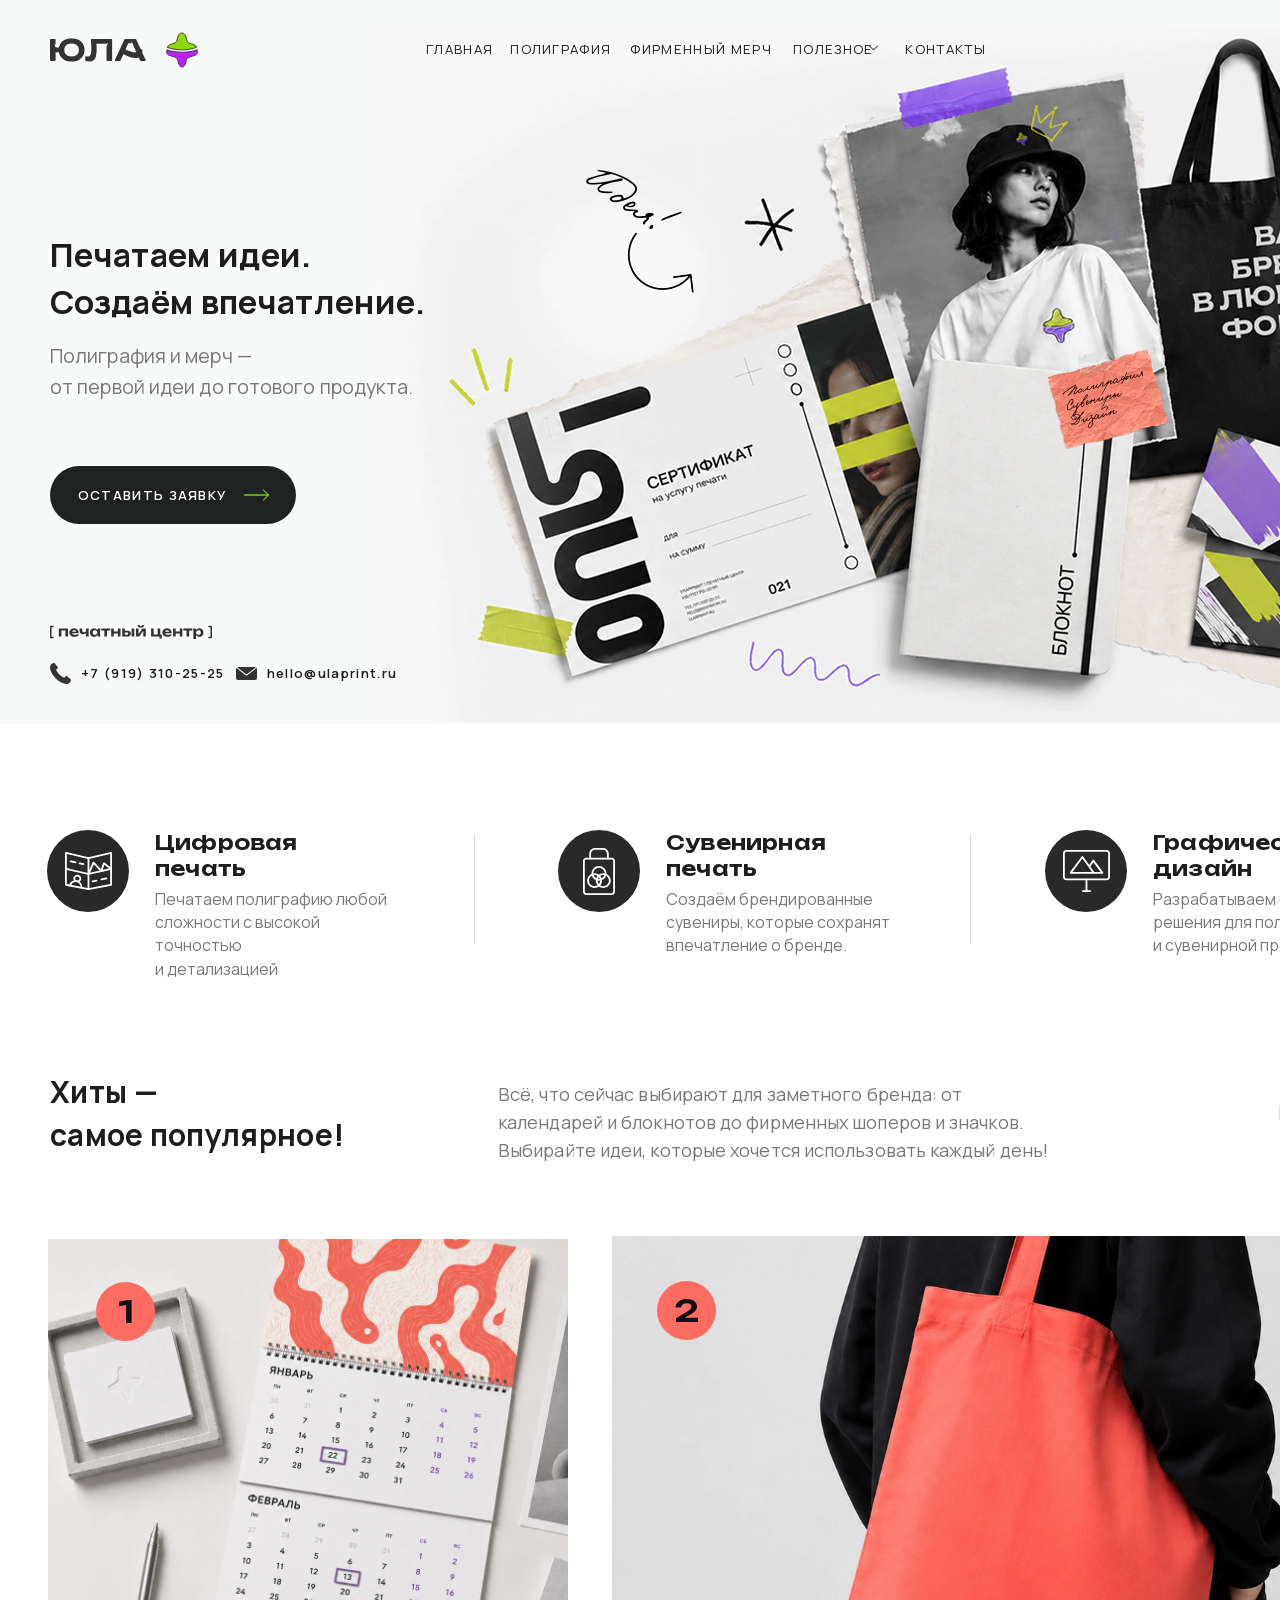
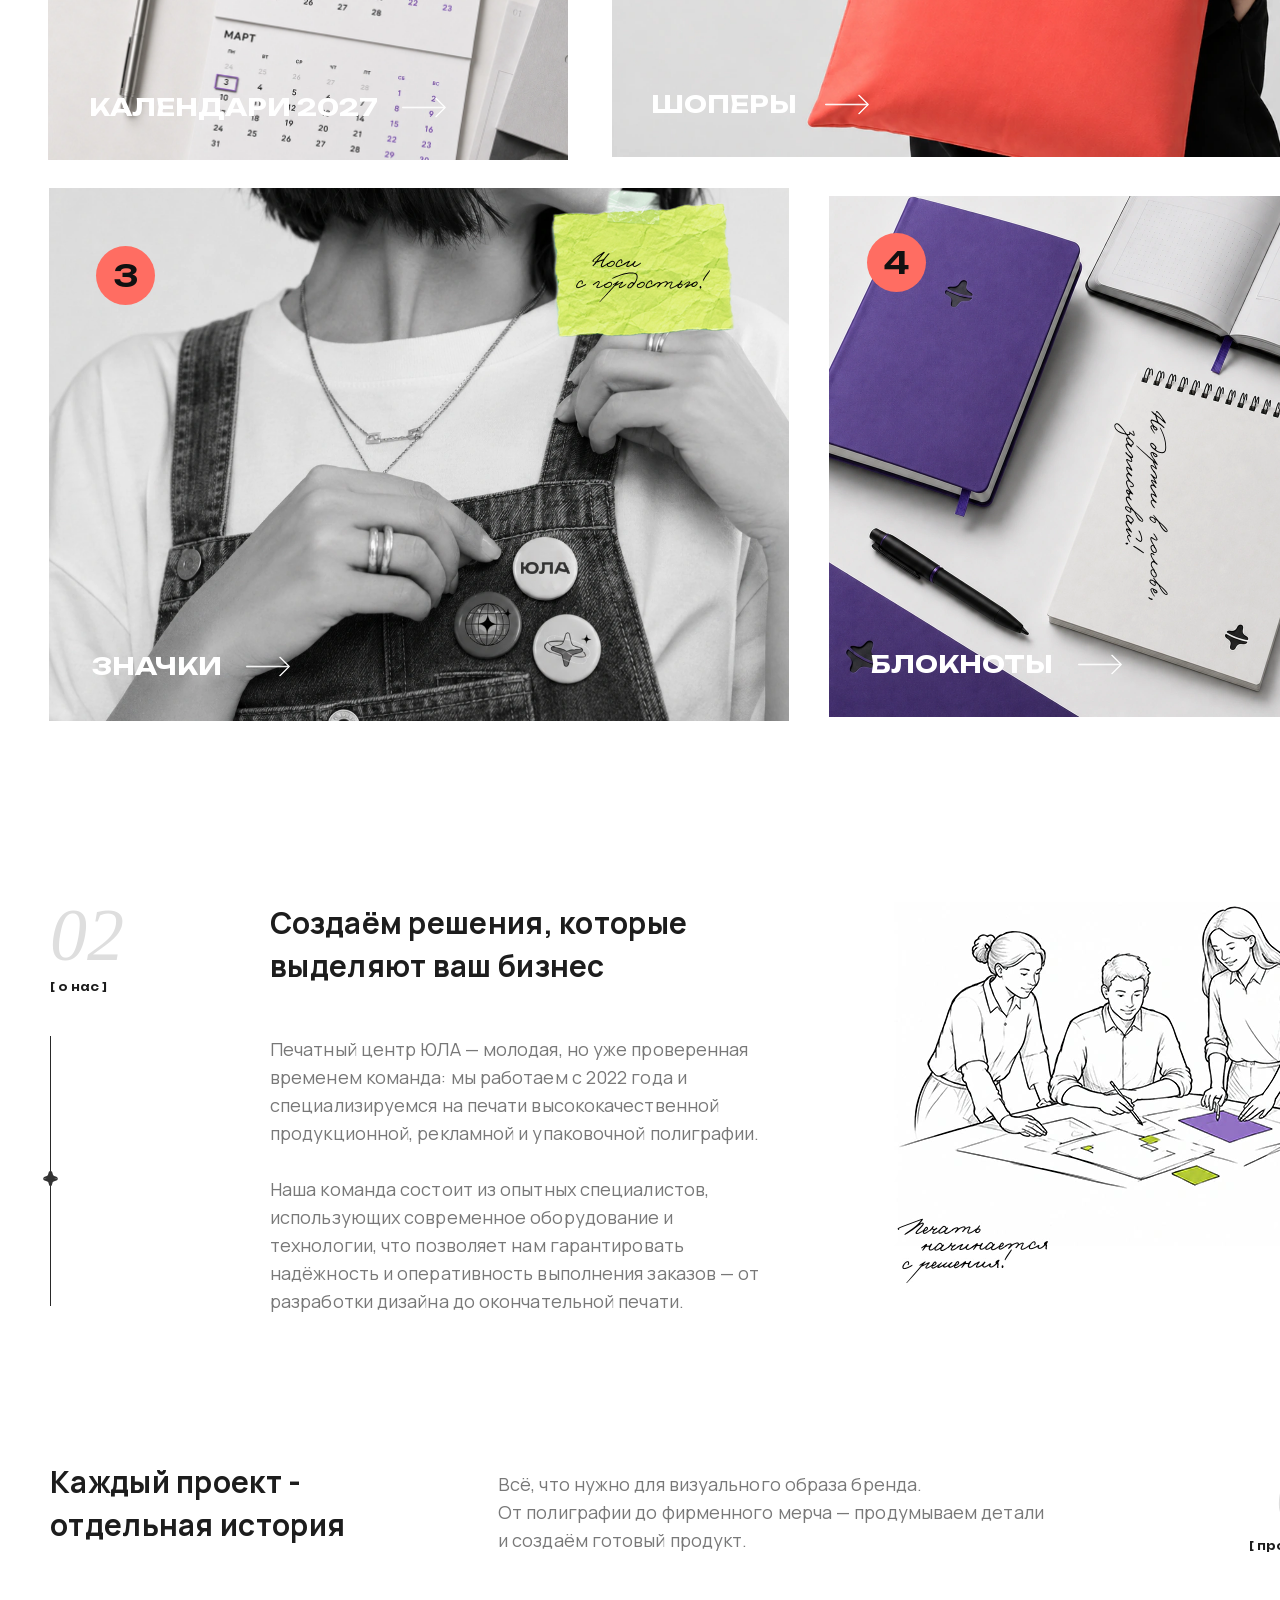
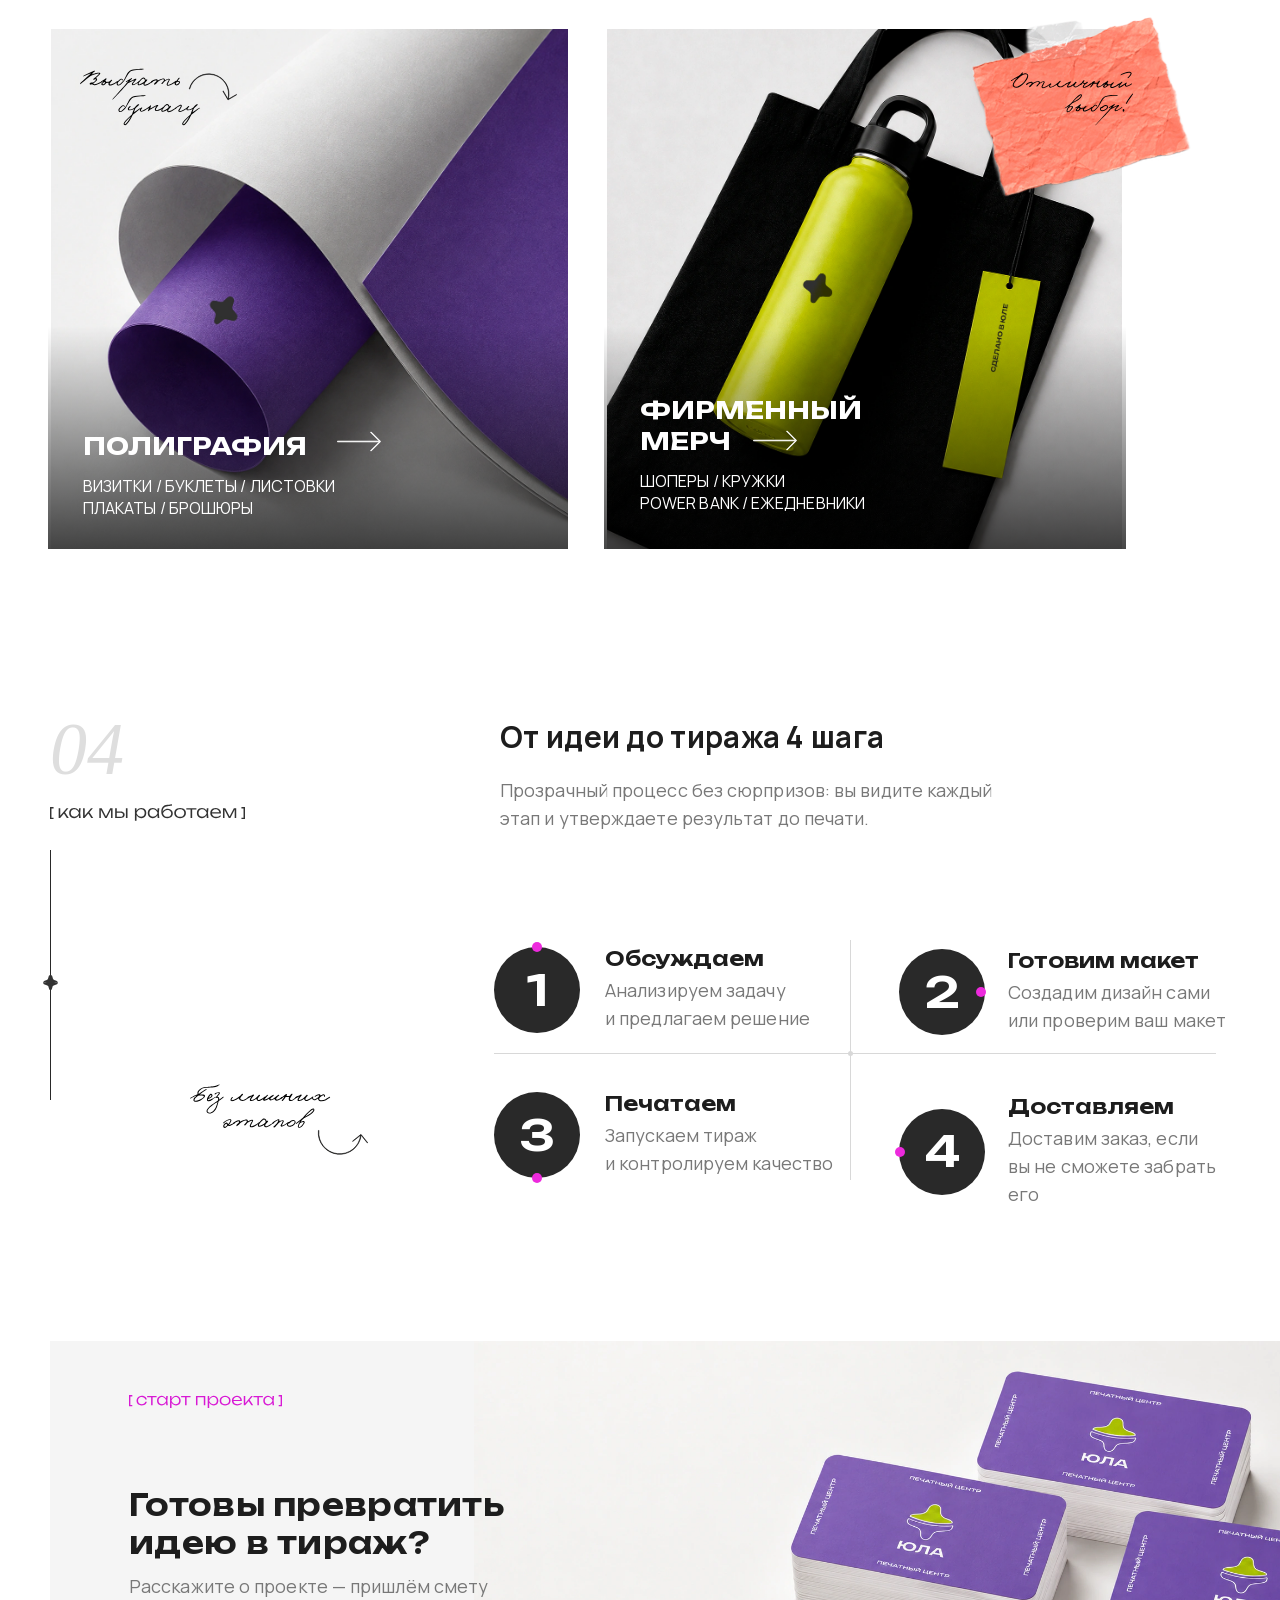
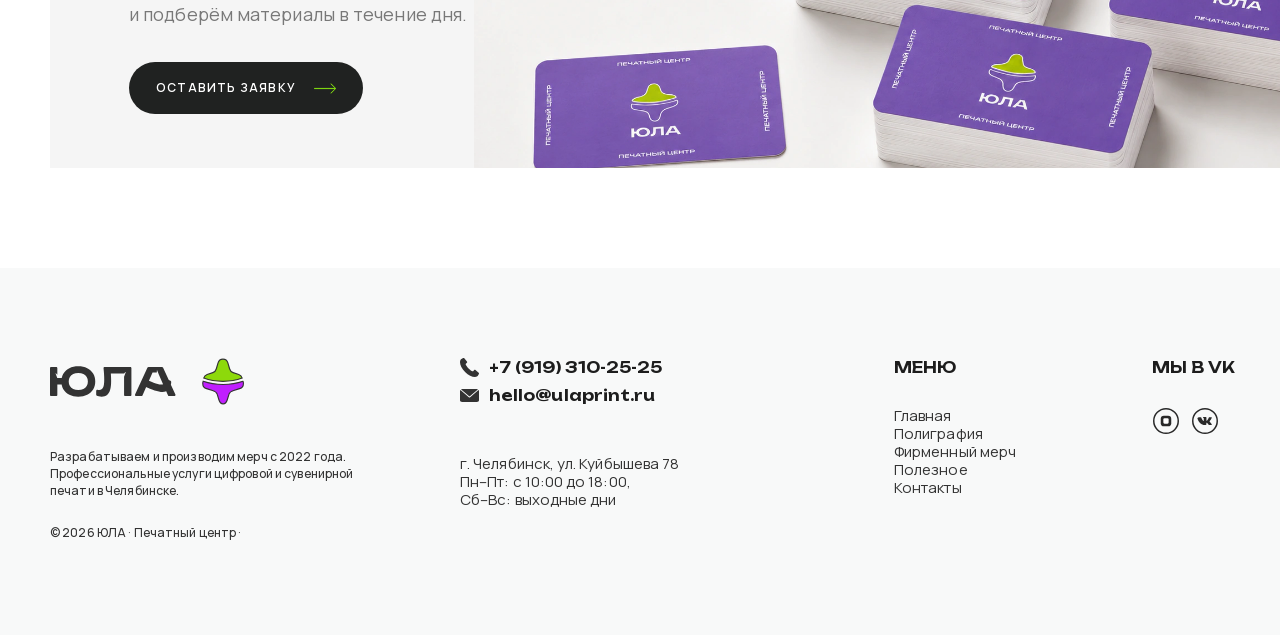
<file: index.html>
<!doctype html>
<html lang="ru">
<head>
  <meta charset="utf-8">
  <meta name="viewport" content="width=device-width, initial-scale=1">
  <meta name="description" content="Печатный центр ЮЛА — полиграфия, фирменный мерч и графический дизайн в Челябинске.">
  <meta name="theme-color" content="#f7f8f8">
  <meta property="og:type" content="website">
  <meta property="og:locale" content="ru_RU">
  <meta property="og:title" content="ЮЛА — печатный центр">
  <meta property="og:description" content="Полиграфия, фирменный мерч и графический дизайн в Челябинске.">
  <meta property="og:url" content="https://ulaprint.ru/">
  <meta property="og:image" content="https://ulaprint.ru/assets/images/hero-desktop.webp">
  <title>ЮЛА — печатный центр</title>
  <link rel="canonical" href="https://ulaprint.ru/">
  <link rel="icon" href="assets/images/logo.svg" type="image/svg+xml">
  <link rel="stylesheet" href="assets/css/style.css?v=20260903u">
</head>
<body class="home-page">
  <header class="site-header" id="top">
    <div class="container site-header__inner">
      <a class="site-header__logo" href="index.html" aria-label="ЮЛА — на главную">
        <img src="assets/images/logo.svg" alt="ЮЛА">
      </a>

      <nav class="site-nav" id="site-nav" aria-label="Основная навигация">
        <a href="index.html" aria-current="page">Главная</a>
        <a href="polygraphy.html">Полиграфия</a>
        <a href="merch.html">Фирменный мерч</a>
        <a class="site-nav__useful" href="useful.html">Полезное<img class="site-nav__chevron" src="assets/images/nav-chevron.png" alt=""></a>
        <a href="contacts.html">Контакты</a>
      </nav>

      <div class="site-header__social social-links" aria-label="ЮЛА в социальных сетях">
        <a href="https://max.ru/" target="_blank" rel="noreferrer" aria-label="ЮЛА в MAX">
          <img src="assets/images/social-max.svg" alt="">
        </a>
        <a href="https://vk.com/" target="_blank" rel="noreferrer" aria-label="ЮЛА во ВКонтакте">
          <img src="assets/images/social-vk.svg" alt="">
        </a>
      </div>

      <button class="menu-toggle" type="button" aria-expanded="false" aria-controls="site-nav" aria-label="Открыть меню">
        <img src="assets/images/menu.png" alt="">
      </button>
    </div>
  </header>

  <main>
    <section class="hero" aria-labelledby="hero-title">
      <picture class="hero__art">
        <source media="(max-width: 759px)" srcset="assets/images/hero-tablet.webp">
        <img src="assets/images/hero-desktop.webp" alt="Примеры фирменного мерча и полиграфии ЮЛА" decoding="async" fetchpriority="high">
      </picture>
      <div class="container hero__inner">
        <div class="hero__content">
          <h1 id="hero-title">Печатаем идеи.<br>Создаём впечатление.</h1>
          <p>Полиграфия и мерч —<br>от первой идеи до готового продукта.</p>
          <button class="button" type="button" data-open-dialog>
            <span>Оставить заявку</span>
            <img src="assets/images/arrow.svg" alt="">
          </button>
        </div>

        <div class="hero__contacts" aria-label="Контакты печатного центра">
          <span class="hero__eyebrow"><img src="assets/images/hero-label.svg" alt="Печатный центр"></span>
          <div class="hero__contact-row">
            <a href="tel:+79193102525">
              <img src="assets/images/phone.svg" alt="">
              <span>+7 (919) 310-25-25</span>
            </a>
            <a href="mailto:hello@ulaprint.ru">
              <img src="assets/images/email.svg" alt="">
              <span>hello@ulaprint.ru</span>
            </a>
          </div>
        </div>
      </div>
    </section>

    <section class="services" aria-label="Основные услуги">
      <div class="container services__grid">
        <article class="service-card">
          <div class="service-card__icon">
            <img src="assets/images/service-digital.svg" alt="">
          </div>
          <div>
            <h2>Цифровая<br> печать</h2>
            <p>
              <span class="not-mobile">Печатаем полиграфию любой<br>сложности с высокой точностью<br>и детализацией</span>
              <span class="mobile-only">Печатаем полиграфию<br><span class="service-card__nowrap">любой сложности с высокой</span><br>точностью и детализацией</span>
            </p>
          </div>
        </article>

        <article class="service-card">
          <div class="service-card__icon">
            <img src="assets/images/service-merch.svg" alt="">
          </div>
          <div>
            <h2>Сувенирная<br> печать</h2>
            <p>
              <span class="not-mobile">Создаём брендированные<br>сувениры, которые сохранят<br>впечатление о бренде.</span>
              <span class="mobile-only">Создаём брендированные<br>сувениры, которые сохранят<br>впечатление о бренде.</span>
            </p>
          </div>
        </article>

        <article class="service-card">
          <div class="service-card__icon">
            <img src="assets/images/service-design.svg" alt="">
          </div>
          <div>
            <h2>Графический<br> дизайн</h2>
            <p>
              <span class="not-mobile">Разрабатываем с нуля<br>решения для полиграфии<br>и сувенирной продукции</span>
              <span class="mobile-only">Разрабатываем с нуля<br>решения для полиграфии<br>и сувенирной продукции</span>
            </p>
          </div>
        </article>
      </div>
    </section>

    <section class="hits section" id="hits" aria-labelledby="hits-title">
      <div class="container">
        <div class="section-heading section-heading--wide">
          <h2 id="hits-title">Хиты —<br>самое популярное!</h2>
          <p>
            <span class="not-mobile">Всё, что сейчас выбирают для заметного бренда: от календарей и блокнотов до фирменных шоперов и значков.<br>Выбирайте идеи, которые хочется использовать каждый день!</span>
            <span class="mobile-only">Всё, что сейчас выбирают для заметного<br>бренда: от календарей и блокнотов<br>до фирменных шоперов и значков.<br>Выбирайте идеи, которые хочется<br>использовать каждый день!</span>
          </p>
          <div class="section-index" aria-hidden="true">
            <span>01</span>
            <small>[ хиты ]</small>
          </div>
        </div>

        <div class="hits__grid">
          <a class="hit-card hit-card--calendar" href="contacts.html" aria-label="Календари 2027">
            <img class="hit-card__photo" src="assets/images/hit-calendar.webp" alt="Настенный календарь на 2027 год" loading="lazy" decoding="async">
            <span class="hit-card__shade" aria-hidden="true"></span>
            <span class="hit-card__number" aria-hidden="true">1</span>
            <span class="hit-card__content">
              <strong>Календари 2027</strong>
              <img src="assets/images/arrow.svg" alt="">
            </span>
          </a>

          <a class="hit-card hit-card--shopper" href="contacts.html" aria-label="Шоперы">
            <img class="hit-card__photo" src="assets/images/hit-shopper.webp" alt="Коралловый фирменный шопер" loading="lazy" decoding="async">
            <span class="hit-card__shade" aria-hidden="true"></span>
            <span class="hit-card__number" aria-hidden="true">2</span>
            <span class="hit-card__content">
              <strong>Шоперы</strong>
              <img src="assets/images/arrow.svg" alt="">
            </span>
          </a>

          <a class="hit-card hit-card--badges" href="contacts.html" aria-label="Фирменные значки">
            <img class="hit-card__photo" src="assets/images/hit-badges.webp" alt="Фирменные значки на одежде" loading="lazy" decoding="async">
            <span class="hit-card__shade" aria-hidden="true"></span>
            <span class="hit-card__number" aria-hidden="true">3</span>
            <span class="hit-card__sticker hit-card__sticker--pride" aria-hidden="true">
              <img src="assets/images/note-pride.svg" alt="">
            </span>
            <span class="hit-card__content">
              <strong>Значки</strong>
              <img src="assets/images/arrow.svg" alt="">
            </span>
          </a>

          <a class="hit-card hit-card--notebooks" href="contacts.html" aria-label="Блокноты">
            <img class="hit-card__photo" src="assets/images/hit-notebooks.webp" alt="Фирменные блокноты и ежедневники" loading="lazy" decoding="async">
            <span class="hit-card__shade" aria-hidden="true"></span>
            <span class="hit-card__number" aria-hidden="true">4</span>
            <span class="hit-card__sticker hit-card__sticker--write" aria-hidden="true">
              <img src="assets/images/note-write.svg" alt="">
            </span>
            <span class="hit-card__content">
              <strong>Блокноты</strong>
              <img src="assets/images/arrow.svg" alt="">
            </span>
          </a>
        </div>
      </div>
    </section>

    <section class="about section" id="about" aria-labelledby="about-title">
      <div class="container about__grid">
        <div class="section-index section-index--rail about__index" aria-hidden="true">
          <span>02</span>
          <small>[ о нас ]</small>
          <span class="section-index__line"><img src="assets/images/mark.svg" alt=""></span>
        </div>

        <h2 id="about-title">
          <span class="not-mobile">Создаём решения, которые выделяют ваш бизнес</span>
          <span class="mobile-only">Создаём<br>решения,<br>которые выделяют<br>ваш бизнес</span>
        </h2>

        <p class="about__copy about__copy--lead">
          <span class="not-mobile">Печатный центр ЮЛА — молодая, но уже проверенная временем команда: мы работаем с 2022 года и специализируемся на печати высококачественной продукционной, рекламной и упаковочной полиграфии.</span>
          <span class="mobile-only">Печатный центр ЮЛА — молодая,<br>но уже проверенная временем<br>команда: мы работаем с 2022 года<br>и специализируемся на печати<br>высококачественной продукционной,<br>рекламной и упаковочной полиграфии.</span>
        </p>

        <div class="about__visual">
          <picture>
            <source media="(max-width: 743px)" srcset="assets/images/about-visual-mobile.webp">
            <source media="(max-width: 1199px)" srcset="assets/images/about-visual-tablet.webp">
            <img src="assets/images/about-visual-desktop.webp" alt="Команда обсуждает макет печатной продукции" loading="lazy" decoding="async">
          </picture>
        </div>

        <p class="about__copy about__copy--tail">
          <span class="not-mobile">Наша команда состоит из опытных специалистов, использующих современное оборудование и технологии, что позволяет нам гарантировать надёжность и оперативность выполнения заказов — от разработки дизайна до окончательной печати.</span>
          <span class="mobile-only">Наша команда состоит из опытных<br>специалистов, использующих<br>современное оборудование<br>и технологии, что позволяет<br>нам гарантировать надёжность<br>и оперативность выполнения заказов —<br>от разработки дизайна до печати.</span>
        </p>
      </div>
    </section>

    <section class="projects section" id="projects" aria-labelledby="projects-title">
      <div class="container projects__inner">
        <div class="section-heading section-heading--wide projects__heading">
          <h2 id="projects-title">Каждый проект -<br>отдельная история</h2>
          <p>
            <span class="not-mobile">Всё, что нужно для визуального образа бренда.<br>От полиграфии до фирменного мерча — продумываем детали<br>и создаём готовый продукт.</span>
            <span class="mobile-only">Всё, что нужно для визуального<br>образа бренда. От полиграфии<br>до фирменного мерча — продумываем<br>детали и создаём готовый продукт.</span>
          </p>
          <div class="section-index" aria-hidden="true">
            <span>03</span>
            <small>[ продукция ]</small>
          </div>
        </div>

        <div class="projects__layout">
          <div class="projects__cards">
            <a class="project-card project-card--print" href="polygraphy.html" aria-label="Полиграфия">
              <img class="project-card__photo" src="assets/images/project-print.webp" alt="Образцы полиграфии на фирменной бумаге" loading="lazy" decoding="async">
              <span class="project-card__shade" aria-hidden="true"></span>
              <span class="project-card__sticker project-card__sticker--paper" aria-hidden="true">
                <img src="assets/images/note-paper.svg" alt="">
              </span>
              <span class="project-card__content">
                <strong>Полиграфия</strong>
                <img src="assets/images/arrow.svg" alt="">
                <small>Визитки / буклеты / листовки<br>Плакаты / брошюры</small>
              </span>
            </a>

            <a class="project-card project-card--merch" href="merch.html" aria-label="Фирменный мерч">
              <img class="project-card__photo" src="assets/images/project-merch.webp" alt="Фирменные шопер и бутылка" loading="lazy" decoding="async">
              <span class="project-card__shade" aria-hidden="true"></span>
              <span class="project-card__sticker project-card__sticker--choice" aria-hidden="true">
                <img src="assets/images/note-choice.svg" alt="">
              </span>
              <span class="project-card__content">
                <strong>Фирменный<br>мерч</strong>
                <img src="assets/images/arrow.svg" alt="">
                <small>Шоперы / кружки<br>Power bank / ежедневники</small>
              </span>
            </a>
          </div>

          <div class="projects__rail" aria-hidden="true">
            <span class="projects__rail-line"><img src="assets/images/mark.svg" alt=""></span>
          </div>
        </div>
      </div>
    </section>

    <section class="process section" id="process" aria-labelledby="process-title">
      <div class="container process__grid">
        <div class="section-index section-index--rail process__index" aria-hidden="true">
          <span>04</span>
          <small><img src="assets/images/process-label.svg" alt=""></small>
          <span class="section-index__line"><img src="assets/images/mark.svg" alt=""></span>
        </div>

        <div class="process__intro">
          <h2 id="process-title">
            <span class="not-mobile">От идеи до тиража 4 шага</span>
            <span class="mobile-only">От идеи<br>до тиража<br>4 шага</span>
          </h2>
          <p>
            <span class="not-mobile">Прозрачный процесс без сюрпризов: вы видите каждый этап и утверждаете результат до печати.</span>
            <span class="mobile-only">Прозрачный процесс без<br>сюрпризов: вы видите каждый<br>этап и утверждаете результат<br>до печати.</span>
          </p>
        </div>

        <img class="process__note" src="assets/images/process-note.svg" alt="Без лишних этапов">

        <ol class="process__steps">
          <li>
            <span class="process__number">1</span>
            <div><h3>Обсуждаем</h3><p>Анализируем задачу<br>и предлагаем решение</p></div>
          </li>
          <li>
            <span class="process__number">2</span>
            <div><h3>Готовим макет</h3><p>Создадим дизайн сами<br>или проверим ваш макет</p></div>
          </li>
          <li>
            <span class="process__number">3</span>
            <div><h3>Печатаем</h3><p>Запускаем тираж<br>и контролируем качество</p></div>
          </li>
          <li>
            <span class="process__number">4</span>
            <div><h3>Доставляем</h3><p>Доставим заказ, если<br>вы не сможете забрать его</p></div>
          </li>
        </ol>
        <span class="process__junction" aria-hidden="true"></span>
      </div>
    </section>

    <section class="cta section" id="contacts" aria-labelledby="cta-title">
      <div class="cta__inner">
        <img class="cta__image" src="assets/images/cta-cards.webp" alt="Стопки фирменных визиток ЮЛА" loading="lazy" decoding="async">
        <div class="cta__content">
          <span class="cta__label" aria-hidden="true"><img src="assets/images/cta-label.svg" alt=""></span>
          <h2 id="cta-title">
            <span class="not-mobile">Готовы превратить<br>идею в тираж?</span>
            <span class="mobile-only">Готовы<br>превратить<br>идею в тираж?</span>
          </h2>
          <p>Расскажите о проекте — пришлём смету<br>и подберём материалы в течение дня.</p>
          <button class="button" type="button" data-open-dialog>
            <span>Оставить заявку</span>
            <img src="assets/images/arrow.svg" alt="">
          </button>
        </div>
      </div>
    </section>
  </main>

  <footer class="site-footer">
    <div class="container site-footer__grid">
      <div class="site-footer__brand">
        <img src="assets/images/logo.svg" alt="ЮЛА">
        <p>Разрабатываем и производим мерч с 2022 года.<br>Профессиональные услуги цифровой и сувенирной<br>печати в Челябинске.</p>
        <small>© 2026 ЮЛА · Печатный центр ·</small>
      </div>

      <div class="site-footer__contacts">
        <a href="tel:+79193102525"><img src="assets/images/phone.svg" alt=""> +7 (919) 310-25-25</a>
        <a href="mailto:hello@ulaprint.ru"><img src="assets/images/email.svg" alt=""> hello@ulaprint.ru</a>
        <address>г. Челябинск, ул. Куйбышева 78<br>Пн–Пт: с 10:00 до 18:00,<br>Сб–Вс: выходные дни</address>
      </div>

      <nav class="site-footer__menu" aria-label="Навигация в подвале">
        <strong>Меню</strong>
        <a href="index.html">Главная</a>
        <a href="polygraphy.html">Полиграфия</a>
        <a href="merch.html">Фирменный мерч</a>
        <a href="useful.html">Полезное</a>
        <a href="contacts.html">Контакты</a>
      </nav>

      <div class="site-footer__social">
        <strong>Мы в VK</strong>
        <div class="social-links" aria-label="ЮЛА в социальных сетях">
          <a href="https://max.ru/" target="_blank" rel="noreferrer" aria-label="ЮЛА в MAX">
            <img src="assets/images/social-max.svg" alt="">
          </a>
          <a href="https://vk.com/" target="_blank" rel="noreferrer" aria-label="ЮЛА во ВКонтакте">
            <img src="assets/images/social-vk.svg" alt="">
          </a>
        </div>
      </div>
    </div>
  </footer>

  <dialog class="request-dialog" id="request-dialog" aria-labelledby="request-dialog-title">
    <div class="request-dialog__header">
      <div>
        <span>[ старт проекта ]</span>
        <h2 id="request-dialog-title">Расскажите о задаче</h2>
      </div>
      <button type="button" data-close-dialog aria-label="Закрыть форму">Закрыть</button>
    </div>
    <form class="request-form" novalidate>
      <label>Имя<input type="text" name="name" autocomplete="name" required></label>
      <label>Телефон<input type="tel" name="phone" autocomplete="tel" required></label>
      <label>Что нужно напечатать?<textarea name="message" rows="4"></textarea></label>
      <label class="request-form__consent"><input type="checkbox" name="consent" required> <span>Согласен на обработку персональных данных</span></label>
      <button class="button" type="submit"><span>Отправить заявку</span><img src="assets/images/arrow.svg" alt=""></button>
      <p class="request-form__status" role="status" aria-live="polite"></p>
    </form>
  </dialog>

  <script src="assets/js/main.js?v=20260903u"></script>
</body>
</html>
</file>
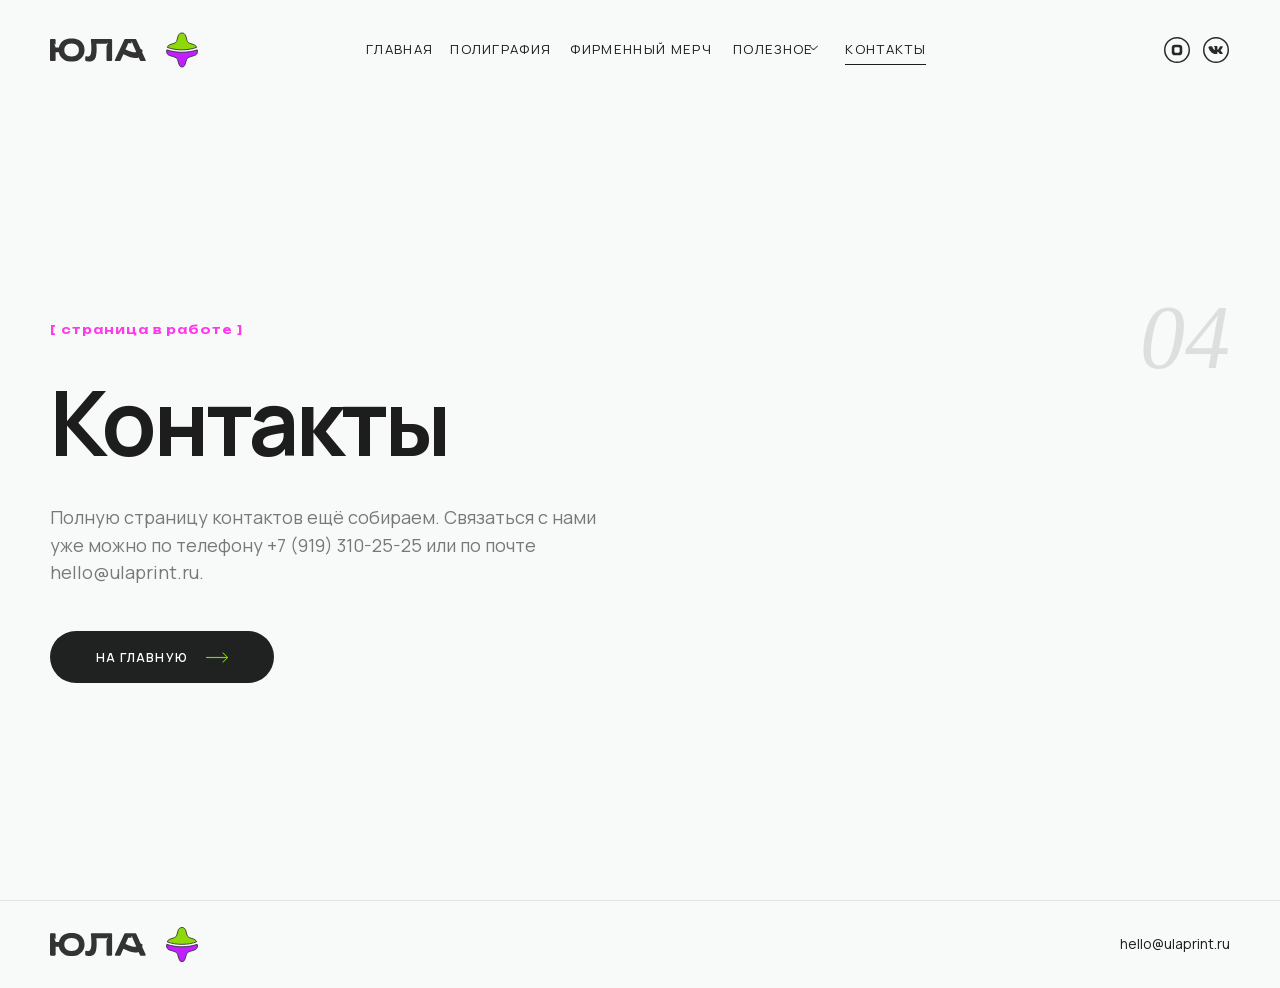
<file: contacts.html>
<!doctype html>
<html lang="ru">
<head>
  <meta charset="utf-8">
  <meta name="viewport" content="width=device-width, initial-scale=1">
  <meta name="description" content="Контакты печатного центра ЮЛА. Страница готовится к запуску.">
  <meta name="robots" content="noindex, follow">
  <title>Контакты — ЮЛА</title>
  <link rel="icon" href="assets/images/logo.svg" type="image/svg+xml">
  <link rel="stylesheet" href="assets/css/style.css?v=20260903u">
</head>
<body class="placeholder-page">
  <header class="site-header" id="top">
    <div class="container site-header__inner">
      <a class="site-header__logo" href="index.html" aria-label="ЮЛА — на главную"><img src="assets/images/logo.svg" alt="ЮЛА"></a>
      <nav class="site-nav" id="site-nav" aria-label="Основная навигация">
        <a href="index.html">Главная</a><a href="polygraphy.html">Полиграфия</a><a href="merch.html">Фирменный мерч</a><a class="site-nav__useful" href="useful.html">Полезное<img class="site-nav__chevron" src="assets/images/nav-chevron.png" alt=""></a><a href="contacts.html" aria-current="page">Контакты</a>
      </nav>
      <div class="site-header__social social-links" aria-label="ЮЛА в социальных сетях">
        <a href="https://max.ru/" target="_blank" rel="noreferrer" aria-label="ЮЛА в MAX"><img src="assets/images/social-max.svg" alt=""></a>
        <a href="https://vk.com/" target="_blank" rel="noreferrer" aria-label="ЮЛА во ВКонтакте"><img src="assets/images/social-vk.svg" alt=""></a>
      </div>
      <button class="menu-toggle" type="button" aria-expanded="false" aria-controls="site-nav" aria-label="Открыть меню"><img src="assets/images/menu.png" alt=""></button>
    </div>
  </header>
  <main class="placeholder-main">
    <section class="placeholder-hero">
      <div class="container placeholder-hero__inner">
        <span class="placeholder-hero__label">[ страница в работе ]</span><span class="placeholder-hero__number" aria-hidden="true">04</span>
        <h1>Контакты</h1>
        <p>Полную страницу контактов ещё собираем. Связаться с нами уже можно по телефону <a href="tel:+79193102525">+7 (919) 310-25-25</a> или по почте <a href="mailto:hello@ulaprint.ru">hello@ulaprint.ru</a>.</p>
        <a class="button" href="index.html"><span>На главную</span><img src="assets/images/arrow.svg" alt=""></a>
      </div>
    </section>
  </main>
  <footer class="placeholder-footer"><div class="container placeholder-footer__inner"><img src="assets/images/logo.svg" alt="ЮЛА"><a href="mailto:hello@ulaprint.ru">hello@ulaprint.ru</a></div></footer>
  <script src="assets/js/main.js?v=20260903u"></script>
</body>
</html>
</file>
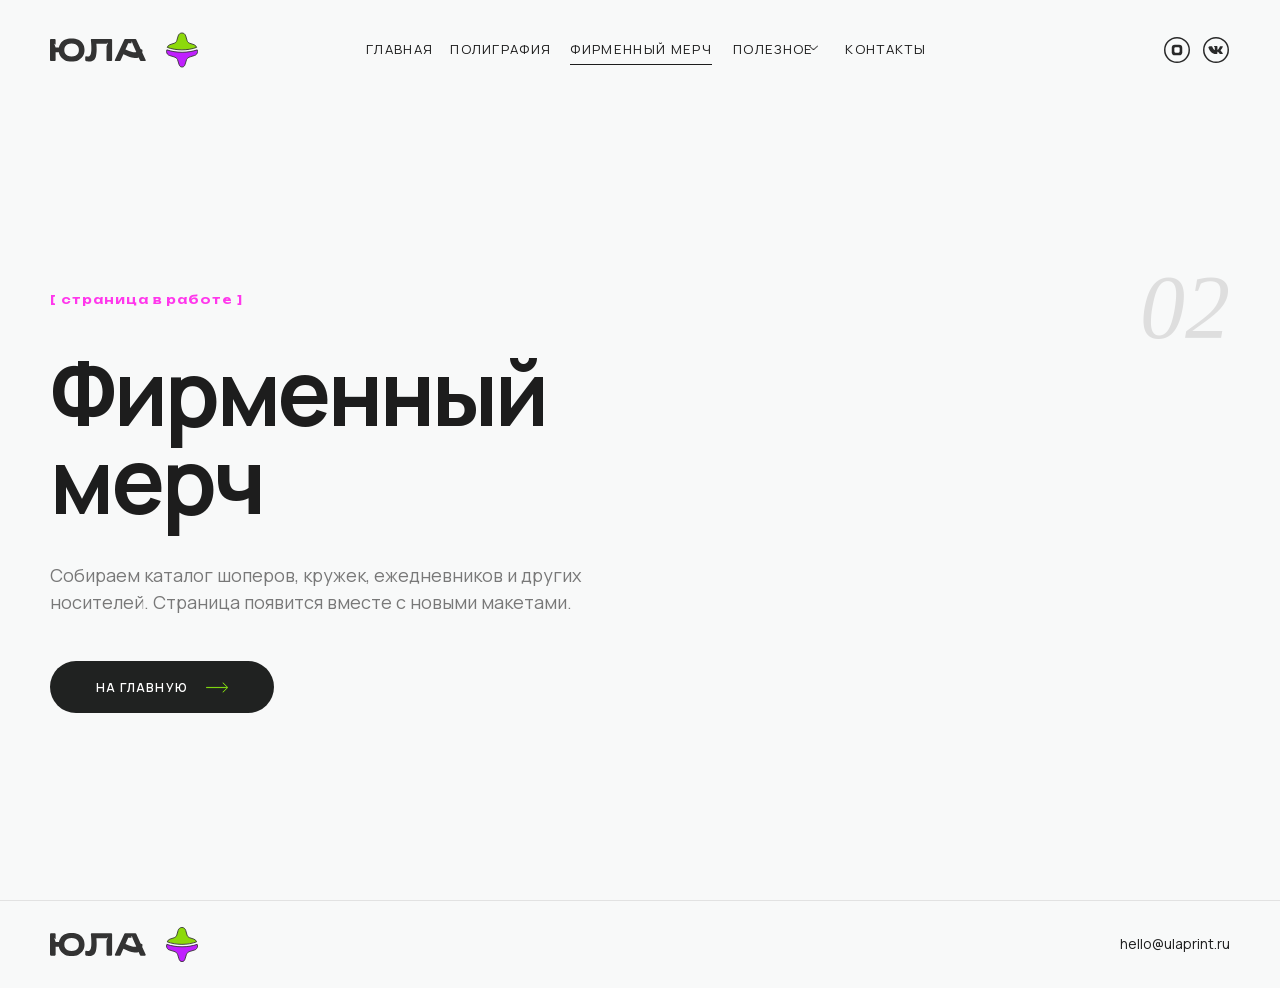
<file: merch.html>
<!doctype html>
<html lang="ru">
<head>
  <meta charset="utf-8">
  <meta name="viewport" content="width=device-width, initial-scale=1">
  <meta name="description" content="Раздел фирменного мерча печатного центра ЮЛА готовится к запуску.">
  <meta name="robots" content="noindex, follow">
  <title>Фирменный мерч — ЮЛА</title>
  <link rel="icon" href="assets/images/logo.svg" type="image/svg+xml">
  <link rel="stylesheet" href="assets/css/style.css?v=20260903u">
</head>
<body class="placeholder-page">
  <header class="site-header" id="top">
    <div class="container site-header__inner">
      <a class="site-header__logo" href="index.html" aria-label="ЮЛА — на главную"><img src="assets/images/logo.svg" alt="ЮЛА"></a>
      <nav class="site-nav" id="site-nav" aria-label="Основная навигация">
        <a href="index.html">Главная</a><a href="polygraphy.html">Полиграфия</a><a href="merch.html" aria-current="page">Фирменный мерч</a><a class="site-nav__useful" href="useful.html">Полезное<img class="site-nav__chevron" src="assets/images/nav-chevron.png" alt=""></a><a href="contacts.html">Контакты</a>
      </nav>
      <div class="site-header__social social-links" aria-label="ЮЛА в социальных сетях">
        <a href="https://max.ru/" target="_blank" rel="noreferrer" aria-label="ЮЛА в MAX"><img src="assets/images/social-max.svg" alt=""></a>
        <a href="https://vk.com/" target="_blank" rel="noreferrer" aria-label="ЮЛА во ВКонтакте"><img src="assets/images/social-vk.svg" alt=""></a>
      </div>
      <button class="menu-toggle" type="button" aria-expanded="false" aria-controls="site-nav" aria-label="Открыть меню"><img src="assets/images/menu.png" alt=""></button>
    </div>
  </header>
  <main class="placeholder-main">
    <section class="placeholder-hero">
      <div class="container placeholder-hero__inner">
        <span class="placeholder-hero__label">[ страница в работе ]</span><span class="placeholder-hero__number" aria-hidden="true">02</span>
        <h1>Фирменный<br>мерч</h1>
        <p>Собираем каталог шоперов, кружек, ежедневников и других носителей. Страница появится вместе с новыми макетами.</p>
        <a class="button" href="index.html"><span>На главную</span><img src="assets/images/arrow.svg" alt=""></a>
      </div>
    </section>
  </main>
  <footer class="placeholder-footer"><div class="container placeholder-footer__inner"><img src="assets/images/logo.svg" alt="ЮЛА"><a href="mailto:hello@ulaprint.ru">hello@ulaprint.ru</a></div></footer>
  <script src="assets/js/main.js?v=20260903u"></script>
</body>
</html>
</file>
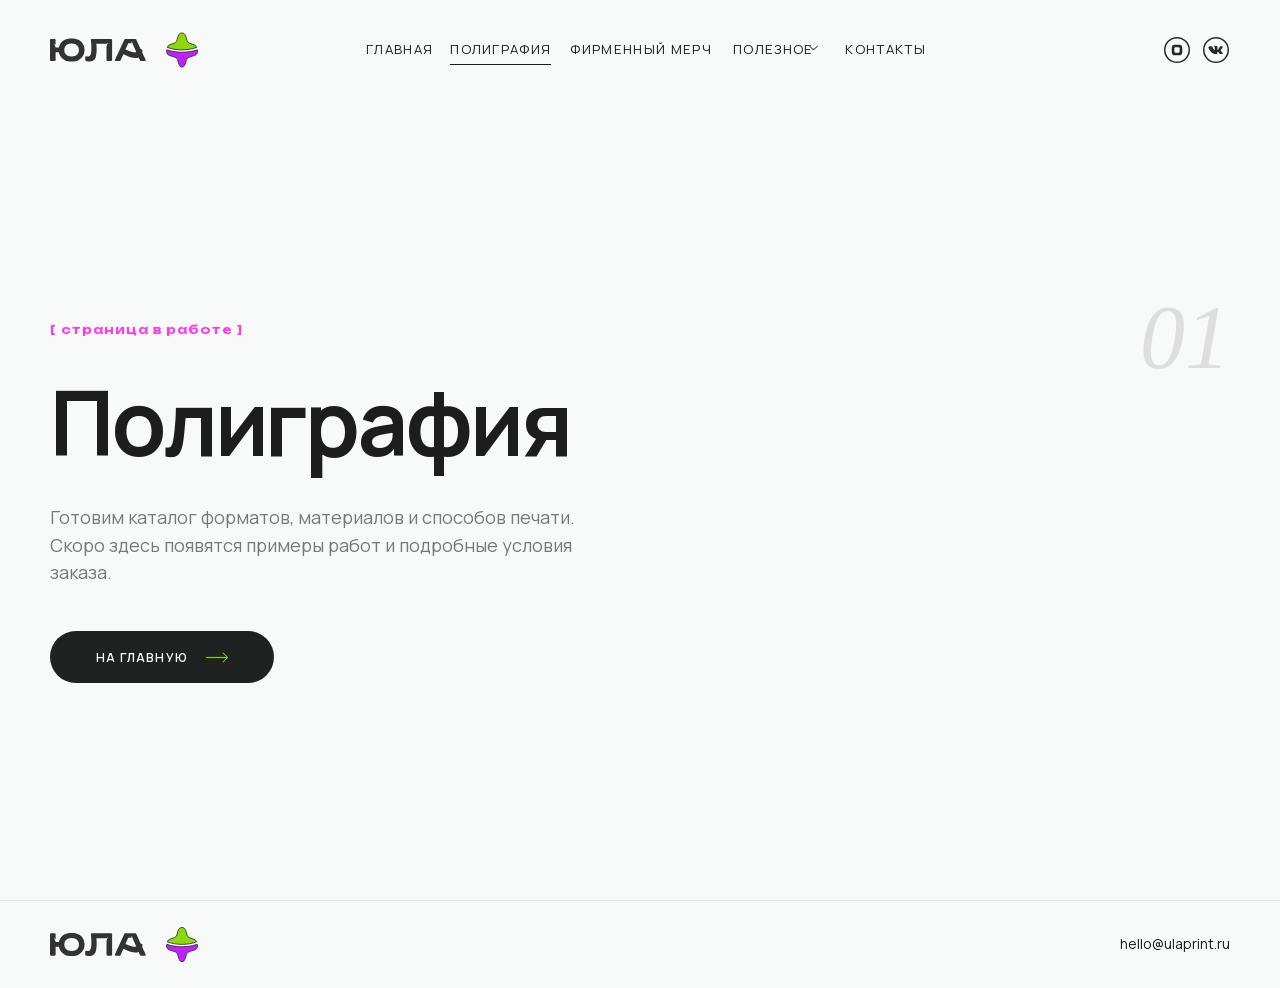
<file: polygraphy.html>
<!doctype html>
<html lang="ru">
<head>
  <meta charset="utf-8">
  <meta name="viewport" content="width=device-width, initial-scale=1">
  <meta name="description" content="Раздел полиграфии печатного центра ЮЛА готовится к запуску.">
  <meta name="robots" content="noindex, follow">
  <title>Полиграфия — ЮЛА</title>
  <link rel="icon" href="assets/images/logo.svg" type="image/svg+xml">
  <link rel="stylesheet" href="assets/css/style.css?v=20260903u">
</head>
<body class="placeholder-page">
  <header class="site-header" id="top">
    <div class="container site-header__inner">
      <a class="site-header__logo" href="index.html" aria-label="ЮЛА — на главную"><img src="assets/images/logo.svg" alt="ЮЛА"></a>
      <nav class="site-nav" id="site-nav" aria-label="Основная навигация">
        <a href="index.html">Главная</a><a href="polygraphy.html" aria-current="page">Полиграфия</a><a href="merch.html">Фирменный мерч</a><a class="site-nav__useful" href="useful.html">Полезное<img class="site-nav__chevron" src="assets/images/nav-chevron.png" alt=""></a><a href="contacts.html">Контакты</a>
      </nav>
      <div class="site-header__social social-links" aria-label="ЮЛА в социальных сетях">
        <a href="https://max.ru/" target="_blank" rel="noreferrer" aria-label="ЮЛА в MAX"><img src="assets/images/social-max.svg" alt=""></a>
        <a href="https://vk.com/" target="_blank" rel="noreferrer" aria-label="ЮЛА во ВКонтакте"><img src="assets/images/social-vk.svg" alt=""></a>
      </div>
      <button class="menu-toggle" type="button" aria-expanded="false" aria-controls="site-nav" aria-label="Открыть меню"><img src="assets/images/menu.png" alt=""></button>
    </div>
  </header>
  <main class="placeholder-main">
    <section class="placeholder-hero">
      <div class="container placeholder-hero__inner">
        <span class="placeholder-hero__label">[ страница в работе ]</span><span class="placeholder-hero__number" aria-hidden="true">01</span>
        <h1>Полиграфия</h1>
        <p>Готовим каталог форматов, материалов и способов печати. Скоро здесь появятся примеры работ и подробные условия заказа.</p>
        <a class="button" href="index.html"><span>На главную</span><img src="assets/images/arrow.svg" alt=""></a>
      </div>
    </section>
  </main>
  <footer class="placeholder-footer"><div class="container placeholder-footer__inner"><img src="assets/images/logo.svg" alt="ЮЛА"><a href="mailto:hello@ulaprint.ru">hello@ulaprint.ru</a></div></footer>
  <script src="assets/js/main.js?v=20260903u"></script>
</body>
</html>
</file>
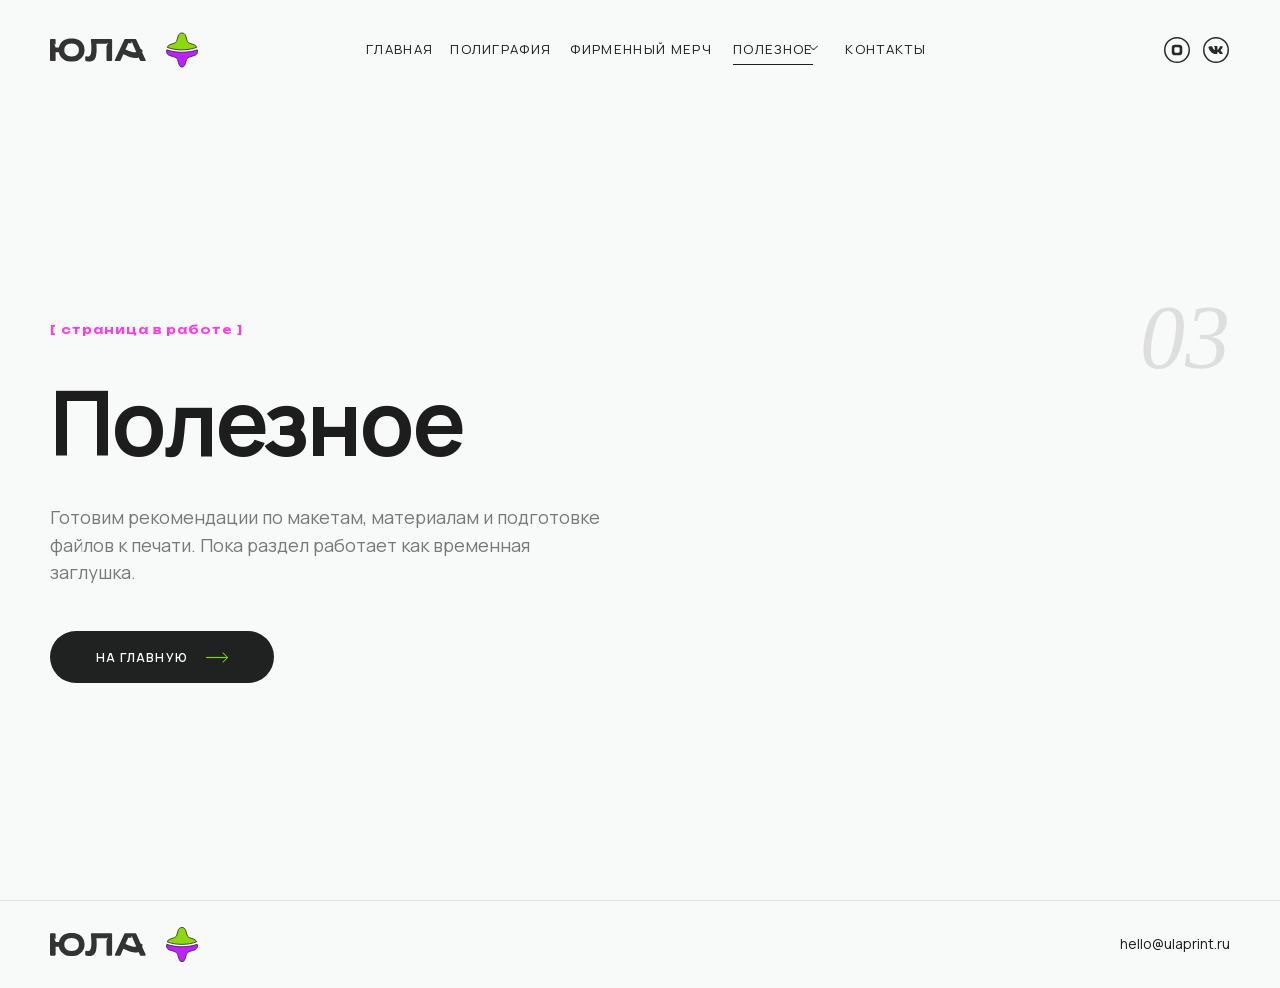
<file: useful.html>
<!doctype html>
<html lang="ru">
<head>
  <meta charset="utf-8">
  <meta name="viewport" content="width=device-width, initial-scale=1">
  <meta name="description" content="Полезные материалы печатного центра ЮЛА готовятся к публикации.">
  <meta name="robots" content="noindex, follow">
  <title>Полезное — ЮЛА</title>
  <link rel="icon" href="assets/images/logo.svg" type="image/svg+xml">
  <link rel="stylesheet" href="assets/css/style.css?v=20260903u">
</head>
<body class="placeholder-page">
  <header class="site-header" id="top">
    <div class="container site-header__inner">
      <a class="site-header__logo" href="index.html" aria-label="ЮЛА — на главную"><img src="assets/images/logo.svg" alt="ЮЛА"></a>
      <nav class="site-nav" id="site-nav" aria-label="Основная навигация">
        <a href="index.html">Главная</a><a href="polygraphy.html">Полиграфия</a><a href="merch.html">Фирменный мерч</a><a class="site-nav__useful" href="useful.html" aria-current="page">Полезное<img class="site-nav__chevron" src="assets/images/nav-chevron.png" alt=""></a><a href="contacts.html">Контакты</a>
      </nav>
      <div class="site-header__social social-links" aria-label="ЮЛА в социальных сетях">
        <a href="https://max.ru/" target="_blank" rel="noreferrer" aria-label="ЮЛА в MAX"><img src="assets/images/social-max.svg" alt=""></a>
        <a href="https://vk.com/" target="_blank" rel="noreferrer" aria-label="ЮЛА во ВКонтакте"><img src="assets/images/social-vk.svg" alt=""></a>
      </div>
      <button class="menu-toggle" type="button" aria-expanded="false" aria-controls="site-nav" aria-label="Открыть меню"><img src="assets/images/menu.png" alt=""></button>
    </div>
  </header>
  <main class="placeholder-main">
    <section class="placeholder-hero">
      <div class="container placeholder-hero__inner">
        <span class="placeholder-hero__label">[ страница в работе ]</span><span class="placeholder-hero__number" aria-hidden="true">03</span>
        <h1>Полезное</h1>
        <p>Готовим рекомендации по макетам, материалам и подготовке файлов к печати. Пока раздел работает как временная заглушка.</p>
        <a class="button" href="index.html"><span>На главную</span><img src="assets/images/arrow.svg" alt=""></a>
      </div>
    </section>
  </main>
  <footer class="placeholder-footer"><div class="container placeholder-footer__inner"><img src="assets/images/logo.svg" alt="ЮЛА"><a href="mailto:hello@ulaprint.ru">hello@ulaprint.ru</a></div></footer>
  <script src="assets/js/main.js?v=20260903u"></script>
</body>
</html>
</file>
<file: assets/css/style.css>
@font-face {
  font-family: "Manrope";
  src: url("../fonts/manrope-cyrillic.woff2") format("woff2");
  font-style: normal;
  font-weight: 400 700;
  font-display: swap;
  unicode-range: U+0301, U+0400-045F, U+0490-0491, U+04B0-04B1, U+2116;
}

@font-face {
  font-family: "Manrope";
  src: url("../fonts/manrope-latin.woff2") format("woff2");
  font-style: normal;
  font-weight: 400 700;
  font-display: swap;
  unicode-range: U+0000-00FF, U+0131, U+0152-0153, U+02BB-02BC, U+02C6, U+02DA, U+02DC, U+2000-206F, U+20AC, U+2122, U+2191, U+2193, U+2212, U+2215, U+FEFF, U+FFFD;
}

@font-face {
  font-family: "Unbounded";
  src: url("../fonts/unbounded-cyrillic.woff2") format("woff2");
  font-style: normal;
  font-weight: 600 700;
  font-display: swap;
  unicode-range: U+0301, U+0400-045F, U+0490-0491, U+04B0-04B1, U+2116;
}

@font-face {
  font-family: "Unbounded";
  src: url("../fonts/unbounded-latin.woff2") format("woff2");
  font-style: normal;
  font-weight: 600 700;
  font-display: swap;
  unicode-range: U+0000-00FF, U+0131, U+0152-0153, U+02BB-02BC, U+02C6, U+02DA, U+02DC, U+2000-206F, U+20AC, U+2122, U+2191, U+2193, U+2212, U+2215, U+FEFF, U+FFFD;
}

:root {
  --ink: #1d1d1d;
  --muted: #787878;
  --paper: #ffffff;
  --soft: #f5f5f5;
  --purple: #914ee8;
  --acid: #9ee300;
  --pink: #ff38ec;
  --coral: #ff6d62;
  --ease-out: cubic-bezier(0.23, 1, 0.32, 1);
  --ease-drawer: cubic-bezier(0.32, 0.72, 0, 1);
  --dialog-duration: 250ms;
}

*,
*::before,
*::after {
  box-sizing: border-box;
}

html {
  overflow-x: clip;
  scroll-behavior: auto;
}

body {
  margin: 0;
  overflow-x: hidden;
  color: var(--ink);
  background: var(--paper);
  font-family: "Manrope", Arial, sans-serif;
  font-size: 16px;
  line-height: 1.45;
  -webkit-font-smoothing: antialiased;
}

body.menu-open,
body.dialog-open {
  overflow: hidden;
}

img {
  display: block;
  max-width: 100%;
}

a {
  color: inherit;
  text-decoration: none;
}

button,
input,
textarea {
  font: inherit;
}

button {
  color: inherit;
}

h1,
h2,
h3,
p {
  margin: 0;
}

.container {
  width: min(1300px, calc(100% - 100px));
  margin-inline: auto;
}

.mobile-only {
  display: none;
}

.site-header {
  position: absolute;
  z-index: 20;
  inset: 0 0 auto;
}

.site-header__inner {
  display: grid;
  grid-template-columns: 148px 1fr 67px;
  align-items: center;
  height: 100px;
}

.site-header__logo,
.site-header__logo img {
  width: 148px;
  height: 36px;
}

.site-nav {
  display: flex;
  align-items: center;
  justify-content: center;
  gap: 32px;
  padding-left: 46px;
  font-family: "Unbounded", sans-serif;
  font-size: 10px;
  font-weight: 600;
  letter-spacing: .01em;
  text-transform: uppercase;
}

.site-nav a {
  position: relative;
  white-space: nowrap;
}

.site-nav__chevron {
  position: absolute;
  top: 5px;
  left: 76px;
  width: 9px;
  height: 5px;
  max-width: none;
}

.site-nav a::after {
  content: "";
  position: absolute;
  right: 0;
  bottom: -5px;
  left: 0;
  height: 1px;
  background: currentColor;
  transform: scaleX(0);
  transform-origin: right;
  transition: transform .25s ease;
}

.site-nav a:focus-visible::after {
  transform: scaleX(1);
  transform-origin: left;
}

@media (hover: hover) and (pointer: fine) {
  .site-nav a:hover::after {
    transform: scaleX(1);
    transform-origin: left;
  }
}

.site-header__social {
  width: 67px;
  height: 28px;
}

.social-links {
  display: flex;
  align-items: center;
  gap: 11px;
}

.social-links a,
.social-links img {
  display: block;
  width: 28px;
  height: 28px;
}

.menu-toggle {
  display: none;
  width: 42px;
  height: 42px;
  margin: 0;
  padding: 0;
  border: 0;
  background: transparent;
  cursor: pointer;
}

.menu-toggle img {
  width: 27px;
  height: 17px;
  margin: auto;
}

.hero {
  position: relative;
  height: 724px;
  overflow: hidden;
  background: rgb(248 249 249);
}

.hero__art {
  position: absolute;
  z-index: 0;
  top: 28px;
  left: calc(50% - 325px);
  width: 1274px;
  max-width: none;
}

.hero__art img {
  width: 100%;
  max-width: none;
  clip-path: inset(0 0 3.2% 0);
}

.hero__inner {
  position: relative;
  height: 100%;
}

.hero__content {
  position: absolute;
  z-index: 2;
  top: 239px;
  left: 0;
}

.hero h1 {
  max-width: 390px;
  font-size: 30px;
  font-weight: 700;
  line-height: 1.43;
  letter-spacing: .01em;
  transform: translateY(-8px);
}

.hero__content > p {
  margin-top: 20px;
  color: var(--muted);
  font-size: 18px;
  line-height: 1.55;
  letter-spacing: .005em;
  transform: translateY(-12px);
}

.button {
  display: inline-flex;
  align-items: center;
  justify-content: center;
  gap: 18px;
  min-width: 224px;
  min-height: 52px;
  padding: 15px 27px;
  border: 0;
  border-radius: 999px;
  color: #fff;
  background: #202221;
  font-family: "Unbounded", sans-serif;
  font-size: 10px;
  font-weight: 600;
  letter-spacing: .01em;
  text-transform: uppercase;
  cursor: pointer;
  transition: background-color .25s ease, transform .25s ease;
}

.button:focus-visible {
  background: #333634;
  transform: translateY(-2px);
}

@media (hover: hover) and (pointer: fine) {
  .button:hover {
    background: #333634;
    transform: translateY(-2px);
  }
}

.button:active {
  transform: scale(.97);
  transition-duration: 140ms;
}

.button img {
  width: 22px;
  height: 11px;
}

.hero .button {
  margin-top: 47px;
}

.hero .button img {
  filter: brightness(0) saturate(100%) invert(82%) sepia(98%) saturate(1186%) hue-rotate(27deg) brightness(101%) contrast(105%);
}

.hero__contacts {
  position: absolute;
  z-index: 2;
  bottom: 40px;
  left: 0;
}

.hero__eyebrow {
  position: relative;
  top: -6px;
  display: block;
  width: 162px;
  height: 14px;
  margin-bottom: 18px;
}

.hero__eyebrow img {
  width: 100%;
  height: 100%;
}

.hero__contact-row {
  display: flex;
  align-items: center;
  gap: 54px;
}

.hero__contact-row a,
.site-footer__contacts a {
  display: flex;
  align-items: center;
  gap: 10px;
  font-family: "Unbounded", sans-serif;
  font-size: 12px;
  font-weight: 600;
}

.hero__contact-row img,
.site-footer__contacts img {
  width: 19px;
  height: 19px;
  object-fit: contain;
}

.services {
  height: 337px;
  padding-top: 101px;
}

.services__grid {
  display: grid;
  grid-template-columns: repeat(3, 1fr);
  column-gap: 74px;
}

.service-card {
  position: relative;
  display: grid;
  grid-template-columns: 86px 1fr;
  gap: 24px;
  min-height: 131px;
}

.service-card:not(:last-child)::after {
  content: "";
  position: absolute;
  top: 9px;
  right: -38px;
  width: 1px;
  height: 112px;
  background: #d8d8d8;
}

.service-card__icon {
  display: grid;
  place-items: center;
  width: 86px;
  height: 86px;
  border-radius: 50%;
  background: #292929;
}

.service-card__icon img {
  width: 49px;
  height: 49px;
  object-fit: contain;
  filter: brightness(0) invert(1);
}

.service-card h2 {
  margin-top: 4px;
  font-family: "Unbounded", sans-serif;
  font-size: 20px;
  font-weight: 600;
  line-height: 1.3;
  letter-spacing: .01em;
}

.service-card p {
  max-width: 250px;
  margin-top: 12px;
  color: var(--muted);
  font-size: 16px;
  line-height: 1.45;
}

.service-card__nowrap {
  white-space: nowrap;
}

.section-heading {
  position: relative;
}

.section-heading--wide {
  display: grid;
  grid-template-columns: 390px 1fr 110px;
  align-items: start;
  gap: 58px;
}

.section-heading h2,
.about h2,
.process__intro h2 {
  font-size: 30px;
  font-weight: 700;
  line-height: 1.43;
  letter-spacing: .01em;
}

.section-heading > p,
.process__intro > p,
.about__copy,
.cta__content > p {
  color: var(--muted);
  font-size: 18px;
  line-height: 1.55;
  letter-spacing: .005em;
}

.section-heading > p {
  padding-top: 10px;
}

.section-heading--wide > p {
  width: 560px;
}

.section-index {
  justify-self: end;
  text-align: right;
}

.section-index > span:first-child {
  display: block;
  color: #dedede;
  font-family: Georgia, "Times New Roman", serif;
  font-size: 74px;
  font-style: italic;
  line-height: .9;
}

.section-index small {
  display: block;
  margin-top: 11px;
  font-family: "Unbounded", sans-serif;
  font-size: 11px;
  font-weight: 600;
  white-space: nowrap;
}

.hits {
  min-height: 1441px;
  overflow: hidden;
}

.hits .section-heading {
  min-height: 115px;
  padding-top: 10px;
}

.hits__grid {
  position: relative;
  height: 1082px;
  margin-top: 63px;
}

.hit-card {
  position: absolute;
  display: block;
}

.hit-card picture,
.hit-card picture > img {
  display: block;
  width: 100%;
  height: 100%;
}

.hit-card--calendar {
  top: 0;
  left: -2px;
  width: 520px;
  height: 521px;
}

.hit-card--shopper {
  top: -3px;
  left: 562px;
  width: 741px;
  height: 521px;
}

.hit-card--badges {
  top: 549px;
  left: -1px;
  width: 740px;
  height: 533px;
}

.hit-card--notebooks {
  top: 557px;
  left: 779px;
  width: 520px;
  height: 521px;
}

.about {
  min-height: 559px;
}

.about__grid {
  position: relative;
  height: 404px;
}

.section-index--rail {
  position: relative;
  justify-self: stretch;
  text-align: left;
}

.section-index--rail .section-index__line {
  position: absolute;
  top: 134px;
  bottom: 0;
  left: 0;
  width: 4px;
  border-left: 1px solid #292929;
}

.section-index__line img {
  position: absolute;
  top: 50%;
  left: -8px;
  width: 15px;
  height: 15px;
  max-width: none;
}

.about__index {
  position: absolute;
  inset: 0 auto 0 0;
  width: 190px;
}

.about h2 {
  position: absolute;
  top: 0;
  left: 220px;
  max-width: 460px;
}

.about__copy {
  position: absolute;
  left: 220px;
  max-width: 500px;
}

.about__copy--lead {
  top: 134px;
}

.about__copy--tail {
  top: 274px;
}

.about__visual {
  position: absolute;
  top: 0;
  left: 840px;
  width: 462px;
  height: 400px;
}

.about__visual picture,
.about__visual img {
  display: block;
  width: 100%;
  height: 100%;
}

.projects {
  min-height: 855px;
  overflow: hidden;
}

.projects__heading {
  min-height: 120px;
}

.projects__layout {
  display: grid;
  grid-template-columns: 1080px 1fr;
  gap: 80px;
  margin-top: 48px;
}

.projects__cards {
  position: relative;
  height: 520px;
}

.project-card {
  position: absolute;
  display: block;
}

.project-card picture,
.project-card picture > img {
  display: block;
  width: 100%;
  height: 100%;
}

.project-card--print {
  top: 0;
  left: -2px;
  width: 520px;
  height: 520px;
}

.project-card--merch {
  top: -14px;
  left: 554px;
  width: 588px;
  height: 534px;
}

.projects__rail {
  position: relative;
}

.projects__rail-line {
  position: absolute;
  top: -26px;
  right: 3px;
  bottom: 0;
  width: 1px;
  border-left: 1px solid #292929;
}

.projects__rail-line img {
  position: absolute;
  top: 50%;
  left: -8px;
  width: 15px;
  height: 15px;
  max-width: none;
}

.process {
  min-height: 625px;
}

.process__grid {
  position: relative;
  display: grid;
  grid-template-columns: 390px 1fr;
  grid-template-rows: 142px 242px;
  gap: 0 60px;
  min-height: 481px;
}

.process__index {
  grid-row: 1 / -1;
  grid-column: 1;
}

.process__intro {
  grid-row: 1;
  grid-column: 2;
}

.process__intro > p {
  max-width: 500px;
  margin-top: 18px;
}

.process__note {
  position: absolute;
  top: 339px;
  left: 140px;
  width: 178px;
  height: 129px;
}

.process__steps {
  display: grid;
  grid-row: 2;
  grid-column: 2;
  grid-template-columns: repeat(2, 1fr);
  margin: 0;
  padding: 0;
  list-style: none;
}

.process__steps li {
  position: relative;
  display: grid;
  grid-template-columns: 86px 1fr;
  align-items: center;
  min-height: 121px;
  padding-right: 24px;
  border-bottom: 1px solid #d8d8d8;
}

.process__steps li:nth-child(odd) {
  border-right: 1px solid #d8d8d8;
}

.process__steps li:nth-child(n + 3) {
  border-bottom: 0;
}

.process__number {
  display: grid;
  place-items: center;
  width: 86px;
  height: 86px;
  border-radius: 50%;
  color: #fff;
  background: #292929;
  font-family: "Unbounded", sans-serif;
  font-size: 32px;
  font-weight: 700;
}

.process__steps h3 {
  font-family: "Unbounded", sans-serif;
  font-size: 16px;
  font-weight: 700;
}

.process__steps p {
  margin-top: 6px;
  color: var(--muted);
  font-size: 16px;
  line-height: 1.45;
}

.cta {
  margin-bottom: 100px;
}

.cta__inner {
  position: relative;
  width: min(1305px, calc(100% - 100px));
  height: 427px;
  margin-inline: auto;
  overflow: hidden;
  background: var(--soft);
}

.cta__content {
  position: absolute;
  z-index: 2;
  inset: 0;
  padding: 0;
}

.cta__label,
.cta__content h2,
.cta__content > p {
  opacity: 0;
}

.cta__label {
  color: var(--pink);
  font-family: "Unbounded", sans-serif;
  font-size: 12px;
  font-weight: 600;
}

.cta__content h2 {
  margin-top: 91px;
  font-family: "Unbounded", sans-serif;
  font-size: 30px;
  font-weight: 600;
  line-height: 1.27;
  letter-spacing: .01em;
}

.cta__content > p {
  margin-top: 16px;
}

.cta .button {
  position: absolute;
  top: 321px;
  left: 79px;
  margin: 0;
  opacity: 0;
}

.site-footer {
  min-height: 367px;
  padding-top: 89px;
  background: rgb(248 249 249);
}

.site-footer__grid {
  display: grid;
  grid-template-columns: 330px 354px 178px 1fr;
  gap: 80px;
}

.site-footer__brand > img {
  width: 194px;
  height: 49px;
}

.site-footer__brand p,
.site-footer__brand small,
.site-footer__contacts address,
.site-footer__menu a {
  color: #333;
  font-size: 12px;
  font-style: normal;
  line-height: 1.48;
}

.site-footer__brand p {
  margin-top: 42px;
}

.site-footer__brand small {
  display: block;
  margin-top: 25px;
}

.site-footer__contacts {
  display: flex;
  flex-direction: column;
  gap: 16px;
}

.site-footer__contacts address {
  margin-top: 24px;
}

.site-footer__menu,
.site-footer__social {
  display: flex;
  flex-direction: column;
  align-items: flex-start;
}

.site-footer strong {
  margin-bottom: 28px;
  font-family: "Unbounded", sans-serif;
  font-size: 12px;
  font-weight: 600;
  text-transform: uppercase;
}

.request-dialog {
  width: min(620px, calc(100% - 40px));
  padding: 38px;
  border: 0;
  background: #fff;
  box-shadow: 0 24px 100px rgba(0, 0, 0, .22);
  opacity: 0;
  transform: scale(.96);
  transform-origin: center;
  transition:
    opacity var(--dialog-duration) var(--ease-out),
    transform var(--dialog-duration) var(--ease-out);
  will-change: opacity, transform;
}

.request-dialog::backdrop {
  background: rgba(0, 0, 0, .62);
  opacity: 0;
  transition: opacity var(--dialog-duration) var(--ease-out);
}

.request-dialog[data-state="open"] {
  opacity: 1;
  transform: scale(1);
}

.request-dialog[data-state="open"]::backdrop {
  opacity: 1;
}

.request-dialog[data-state="closing"] {
  opacity: 0;
  transform: scale(.96);
}

.request-dialog[data-state="closing"]::backdrop {
  opacity: 0;
}

.request-dialog__header {
  display: flex;
  align-items: flex-start;
  justify-content: space-between;
  gap: 24px;
}

.request-dialog__header span {
  color: var(--pink);
  font-family: "Unbounded", sans-serif;
  font-size: 11px;
}

.request-dialog__header h2 {
  margin-top: 16px;
  font-family: "Unbounded", sans-serif;
  font-size: 27px;
  line-height: 1.3;
}

.request-dialog__header button {
  padding: 0;
  border: 0;
  border-bottom: 1px solid currentColor;
  background: transparent;
  font-size: 13px;
  cursor: pointer;
}

.request-form {
  display: grid;
  gap: 20px;
  margin-top: 32px;
}

.request-form label {
  display: grid;
  gap: 8px;
  color: #565656;
  font-size: 13px;
}

.request-form input,
.request-form textarea {
  width: 100%;
  padding: 13px 14px;
  border: 1px solid #cfcfcf;
  border-radius: 0;
  background: #fff;
  outline: none;
}

.request-form input:focus,
.request-form textarea:focus {
  border-color: var(--purple);
}

.request-form__consent {
  display: flex !important;
  grid-template-columns: auto 1fr;
  align-items: flex-start;
}

.request-form__consent input {
  width: 18px;
  height: 18px;
  margin: 1px 0 0;
}

.request-form .button {
  justify-self: start;
}

.request-form__status {
  min-height: 22px;
  color: #777;
  font-size: 14px;
}

.placeholder-page {
  min-height: 100vh;
  background: #f8f9f9;
}

.placeholder-page .site-header {
  position: relative;
}

.placeholder-page .site-nav a[aria-current="page"]::after {
  transform: scaleX(1);
}

.placeholder-main {
  display: grid;
  min-height: calc(100vh - 100px);
}

.placeholder-hero {
  display: grid;
  align-items: center;
  padding-block: 90px;
}

.placeholder-hero__inner {
  position: relative;
}

.placeholder-hero__label {
  color: var(--pink);
  font-family: "Unbounded", sans-serif;
  font-size: 12px;
  font-weight: 600;
  letter-spacing: .08em;
}

.placeholder-hero h1 {
  max-width: 900px;
  margin-top: 38px;
  font-size: clamp(54px, 7vw, 112px);
  font-weight: 700;
  line-height: .98;
  letter-spacing: -.035em;
}

.placeholder-hero p {
  max-width: 560px;
  margin-top: 38px;
  color: var(--muted);
  font-size: 18px;
  line-height: 1.55;
}

.placeholder-hero .button {
  margin-top: 44px;
}

.placeholder-hero .button img {
  filter: brightness(0) saturate(100%) invert(82%) sepia(98%) saturate(1186%) hue-rotate(27deg) brightness(101%) contrast(105%);
}

.placeholder-hero__number {
  position: absolute;
  top: -24px;
  right: 0;
  color: #dedede;
  font-family: "Times New Roman", Times, serif;
  font-size: 90px;
  font-style: italic;
  line-height: 1;
}

.placeholder-footer {
  padding-block: 26px;
  border-top: 1px solid #e2e2e2;
}

.placeholder-footer__inner {
  display: flex;
  align-items: center;
  justify-content: space-between;
  gap: 32px;
}

.placeholder-footer img {
  width: 148px;
}

.placeholder-footer a {
  font-size: 14px;
}

@media (max-width: 1199px) {
  .site-header__inner {
    grid-template-columns: 148px 1fr;
  }

  .site-header__social {
    display: none;
  }

  .site-nav {
    justify-content: flex-end;
    gap: 31px;
    padding-left: 24px;
    font-size: 9px;
  }

  .menu-toggle {
    display: none;
  }

  .hero {
    height: 646px;
  }

  .hero__art {
    top: 113px;
    left: calc(50% - 231px);
    width: 834px;
  }

  .hero__content {
    top: 160px;
  }

  .hero__content > p {
    transform: translateY(-15px);
  }

  .hero__contacts {
    bottom: 42px;
  }

  .services {
    height: 329px;
    padding-top: 47px;
  }

  .services__grid {
    column-gap: 24px;
  }

  .service-card {
    grid-template-columns: 55px 1fr;
    gap: 18px;
    min-height: 190px;
  }

  .service-card__icon {
    width: 55px;
    height: 55px;
  }

  .service-card__icon img {
    width: 31px;
    height: 31px;
  }

  .service-card:not(:last-child)::after {
    top: 78px;
    right: -12px;
    height: 112px;
  }

  .service-card h2 {
    margin-top: 72px;
    margin-left: -55px;
    font-size: 17px;
  }

  .service-card p {
    margin-top: 12px;
    margin-left: -55px;
    font-size: 14px;
    line-height: 1.45;
  }

  .section-heading--wide {
    grid-template-columns: 1fr 84px;
    gap: 20px;
  }

  .section-heading--wide h2,
  .section-heading--wide > p {
    grid-column: 1;
  }

  .section-heading--wide > p {
    width: 500px;
    padding-top: 0;
    font-size: 16px;
    line-height: 23px;
  }

  .section-heading h2,
  .about h2,
  .process__intro h2 {
    transform: translateY(-7px);
  }

  .section-heading > p {
    transform: translateY(-7px);
  }

  .section-heading--wide .section-index {
    grid-row: 1;
    grid-column: 2;
  }

  .hits {
    min-height: 1118px;
  }

  .hits .section-heading {
    height: 175px;
    min-height: 175px;
    padding-top: 0;
    row-gap: 12px;
  }

  .hits__grid {
    height: 819px;
    margin-top: 34px;
  }

  .hit-card--calendar {
    top: 0;
    left: 0;
    width: 365px;
    height: 403px;
  }

  .hit-card--shopper {
    top: 0;
    left: 382px;
    width: 371px;
    height: 403px;
  }

  .hit-card--badges {
    top: 417px;
    left: -2px;
    width: 379px;
    height: 402px;
  }

  .hit-card--notebooks {
    top: 416px;
    left: 382px;
    width: 371px;
    height: 403px;
  }

  .about {
    min-height: 717px;
  }

  .about__grid {
    height: 685px;
  }

  .about__index {
    width: 160px;
  }

  .about h2 {
    top: 0;
    left: 221px;
  }

  .about__copy {
    left: 224px;
    width: 445px;
    font-size: 16px;
    line-height: 1.44;
  }

  .about__copy--lead {
    top: 110px;
  }

  .about__copy {
    line-height: 23px;
  }

  .about__copy--tail {
    top: 225px;
  }

  .about__visual {
    top: 339px;
    left: 209px;
    width: 461px;
    height: 378px;
  }

  .projects {
    min-height: 1349px;
  }

  .projects__heading {
    height: 183px;
    min-height: 183px;
    padding-top: 11px;
    align-content: start;
    row-gap: 14px;
  }

  .projects__heading > p {
    height: 64px;
  }

  .projects__layout {
    grid-template-columns: 622px 1fr;
    gap: 64px;
    margin-top: 40px;
  }

  .projects__cards {
    height: 1084px;
  }

  .project-card--print {
    top: 0;
    left: -1px;
    width: 620px;
    height: 521px;
  }

  .project-card--merch {
    top: 550px;
    left: 1px;
    width: 622px;
    height: 534px;
  }

  .projects__rail-line {
    top: -66px;
  }

  .process {
    display: none;
  }

  .cta {
    margin-bottom: 38px;
  }

  .cta__inner {
    width: 100%;
  }

  .cta__image {
    top: 67px;
    right: -107px;
    width: 664px;
  }

  .cta__content {
    padding: 0;
  }

  .cta .button {
    top: 321px;
    left: 52px;
  }

  .site-footer {
    min-height: 444px;
    padding-top: 41px;
  }

  .site-footer__grid {
    grid-template-columns: 154px 125px 1fr;
    grid-template-rows: 220px 140px;
    gap: 34px 83px;
  }

  .site-footer__menu {
    grid-row: 1;
    grid-column: 1;
  }

  .site-footer__social {
    grid-row: 1;
    grid-column: 2;
  }

  .site-footer__contacts {
    grid-row: 1;
    grid-column: 3;
  }

  .site-footer__brand {
    display: grid;
    grid-row: 2;
    grid-column: 1 / -1;
    grid-template-columns: 360px 1fr;
    align-items: start;
  }

  .site-footer__brand > img {
    width: 194px;
  }

  .site-footer__brand p {
    grid-column: 2;
    margin: 0;
  }

  .site-footer__brand small {
    grid-column: 2;
    margin-top: 6px;
  }
}

@media (max-width: 743px) {
  .container {
    width: min(340px, calc(100% - 40px));
  }

  .site-header__inner {
    grid-template-columns: 148px 1fr 67px 42px;
    height: 86px;
  }

  .site-header__logo,
  .site-header__logo img {
    width: 148px;
    height: 36px;
  }

  .site-nav {
    position: fixed;
    z-index: 30;
    inset: 0;
    display: flex;
    flex-direction: column;
    align-items: flex-start;
    justify-content: center;
    gap: 20px;
    padding: 40px;
    background: #fff;
    visibility: hidden;
    font-size: 18px;
    pointer-events: none;
    transform: translateX(100%);
    transition: transform .35s cubic-bezier(.2, .8, .2, 1), visibility .35s;
  }

  .site-nav.is-open {
    visibility: visible;
    pointer-events: auto;
    transform: translateX(0);
  }

  .site-header__social {
    display: flex;
    flex-direction: row;
    grid-column: 3;
    gap: 12px;
    transform: translateX(-28px);
  }

  .menu-toggle {
    position: relative;
    z-index: 31;
    display: grid;
    place-items: center;
    grid-column: 4;
    transform: translateX(9px);
  }

  .hero .button img {
    filter: brightness(0) saturate(100%) invert(82%) sepia(98%) saturate(1186%) hue-rotate(27deg) brightness(101%) contrast(105%);
  }

  .hero__eyebrow {
    margin-left: 3px;
  }

  .hero__contact-row {
    position: relative;
    justify-content: flex-start;
  }

  .hero__contact-row a:first-child {
    margin-left: 4px;
    gap: 6px;
  }

  .hero__contact-row a:last-child {
    position: absolute;
    left: 189px;
    gap: 10px;
  }

  .hero {
    height: 730px;
  }

  .hero__art {
    top: 259px;
    left: calc(50% - 321px);
    width: 643px;
  }

  .hero__content {
    top: 117px;
  }

  .hero h1 {
    font-size: 29px;
    line-height: 1.31;
  }

  .hero__content > p {
    margin-top: 8px;
    font-size: 16px;
    line-height: 1.5;
    transform: translateY(-10px);
  }

  .hero .button {
    margin-top: 310px;
    position: relative;
    left: -3px;
  }

  .hero__contacts {
    bottom: 29px;
    width: 100%;
  }

  .hero__eyebrow {
    margin-bottom: 20px;
    font-size: 10px;
  }

  .hero__contact-row {
    justify-content: space-between;
    gap: 16px;
  }

  .hero__contact-row a {
    gap: 8px;
    font-size: 10px;
  }

  .services {
    height: 492px;
    padding-top: 46px;
  }

  .services__grid {
    grid-template-columns: 1fr;
    row-gap: 0;
  }

  .service-card {
    grid-template-columns: 67px 1fr;
    gap: 20px;
    min-height: 139px;
    padding-bottom: 23px;
  }

  .service-card:not(:last-child)::after {
    top: auto;
    right: 0;
    bottom: 11px;
    left: 0;
    width: 100%;
    height: 1px;
  }

  .service-card__icon {
    width: 67px;
    height: 67px;
  }

  .service-card__icon img {
    width: 41px;
    height: 41px;
  }

  .service-card h2,
  .service-card p {
    margin-left: 0;
  }

  .service-card h2 {
    margin-top: -2px;
    font-size: 18px;
    line-height: 1.28;
    white-space: nowrap;
  }

  .service-card h2 br {
    display: none;
  }

  .service-card p {
    max-width: 245px;
    margin-top: 6px;
    font-size: 14px;
    line-height: 1.43;
  }

  .section-heading h2,
  .about h2,
  .process__intro h2 {
    font-size: 30px;
    line-height: 1.43;
    transform: translateY(-8px);
  }

  .section-heading > p,
  .process__intro > p,
  .about__copy,
  .cta__content > p {
    font-size: 16px;
    line-height: 1.5;
  }

  .section-heading > p {
    letter-spacing: -.01em;
    transform: translateY(-7px);
  }

  .section-index > span:first-child {
    font-size: 54px;
  }

  .section-index small {
    margin-top: 5px;
    font-size: 8px;
  }

  .hits {
    min-height: 2030px;
  }

  .hits .container {
    width: min(343px, calc(100% - 37px));
    margin-right: auto;
    margin-left: auto;
  }

  .hits .section-heading {
    height: 266px;
    min-height: 266px;
    padding-top: 0;
    row-gap: 17px;
  }

  .hits .section-heading h2 {
    max-width: 210px;
  }

  .hits .section-heading > p {
    grid-row: 2;
    grid-column: 1 / -1;
    width: 316px;
    height: 120px;
    padding-top: 0;
  }

  .hits__grid {
    height: 1674px;
    margin-top: 21px;
  }

  .not-mobile {
    display: none;
  }

  .mobile-only {
    display: inline;
  }

  .hit-card--calendar {
    top: 0;
    left: 0;
    width: 343px;
    height: 403px;
  }

  .hit-card--shopper {
    top: 423px;
    left: 1px;
    width: 343px;
    height: 403px;
  }

  .hit-card--badges {
    top: 849px;
    left: -2px;
    width: 380px;
    height: 403px;
  }

  .hit-card--notebooks {
    top: 1271px;
    left: 0;
    width: 343px;
    height: 403px;
  }

  .about {
    min-height: 768px;
  }

  .about__grid {
    height: 767px;
  }

  .about h2 {
    top: 3px;
    left: 0;
    max-width: 292px;
  }

  .about__index {
    position: absolute;
    inset: 0 0 0 auto;
    width: 50px;
    text-align: right;
  }

  .about__index .section-index__line {
    top: 90px;
    right: 0;
    left: auto;
  }

  .about__copy--lead {
    top: 182px;
    left: 0;
    width: 340px;
    max-width: 340px;
  }

  .about__copy {
    line-height: 23px;
  }

  .about__visual {
    top: 346px;
    left: -4px;
    width: 317px;
    height: 238px;
  }

  .about__copy--tail {
    top: 612px;
    left: 0;
    width: 340px;
    max-width: 340px;
  }

  .projects {
    min-height: 1311px;
  }

  .projects__inner {
    width: min(346px, calc(100% - 34px));
  }

  .projects__heading {
    height: 408px;
    min-height: 408px;
    padding-top: 101px;
    align-content: start;
    row-gap: 13px;
  }

  .projects__heading h2 {
    max-width: 160px;
  }

  .projects__heading > p {
    grid-row: 2;
    grid-column: 1 / -1;
    width: 340px;
    height: 96px;
    padding-top: 0;
  }

  .projects__layout {
    position: relative;
    display: block;
    margin-top: 0;
  }

  .projects__cards {
    height: 826px;
  }

  .project-card--print {
    top: 0;
    left: 0;
    width: 344px;
    height: 403px;
  }

  .project-card--merch {
    top: 410px;
    left: 1px;
    width: 386px;
    height: 416px;
  }

  .projects__rail {
    position: absolute;
    top: -217px;
    right: 4px;
    display: block;
    width: 1px;
    height: 191px;
  }

  .projects__rail-line {
    inset: 0;
  }

  .process {
    display: block;
    min-height: 848px;
  }

  .process__grid {
    display: block;
    min-height: 804px;
  }

  .process__index {
    position: absolute;
    top: 0;
    right: 0;
    width: 54px;
    text-align: right;
  }

  .process__note {
    display: none;
  }

  .process__index .section-index__line {
    top: 82px;
    right: 1px;
    bottom: auto;
    left: auto;
    display: block;
    height: 169px;
  }

  .process__intro h2 {
    max-width: 170px;
  }

  .process__intro > p {
    max-width: 285px;
    height: 96px;
    margin-top: 14px;
  }

  .process__steps {
    display: grid;
    grid-template-columns: 1fr;
    height: 504px;
    margin-top: 61px;
  }

  .process__steps li {
    grid-template-columns: 68px 1fr;
    min-height: 0;
    padding-right: 0;
    border-right: 0 !important;
    border-bottom: 1px solid #d8d8d8 !important;
  }

  .process__steps li:last-child {
    border-bottom: 0 !important;
  }

  .process__steps li:nth-child(1) {
    height: 151px;
  }

  .process__steps li:nth-child(2) {
    height: 138px;
  }

  .process__steps li:nth-child(3) {
    height: 128px;
  }

  .process__steps li:nth-child(4) {
    height: 87px;
  }

  .process__number {
    width: 68px;
    height: 68px;
    font-size: 28px;
  }

  .process__steps h3 {
    margin-left: 20px;
  }

  .process__steps p {
    margin: 4px 0 0 20px;
  }

  .cta {
    margin-bottom: 35px;
  }

  .cta__inner {
    width: min(380px, 100%);
    height: 510px;
    margin-inline: auto;
  }

  .cta__image {
    top: auto;
    right: auto;
    bottom: -4px;
    left: 4px;
    width: 456px;
  }

  .cta__content {
    padding: 0;
  }

  .cta__label {
    font-size: 10px;
  }

  .cta__content h2 {
    margin-top: 37px;
    font-size: 30px;
    line-height: 1.27;
  }

  .cta__content > p {
    margin-top: 10px;
  }

  .cta .button {
    top: 295px;
    left: 17px;
    margin: 0;
  }

  .site-footer {
    min-height: 681px;
    padding-top: 30px;
  }

  .site-footer__grid {
    display: grid;
    grid-template-columns: 144px 1fr;
    grid-template-rows: 211px 206px 194px;
    gap: 0 30px;
  }

  .site-footer__contacts {
    grid-row: 1;
    grid-column: 1 / -1;
    gap: 12px;
  }

  .site-footer__menu {
    grid-row: 2;
    grid-column: 1;
  }

  .site-footer__social {
    grid-row: 2;
    grid-column: 2;
  }

  .site-footer__brand {
    display: block;
    grid-row: 3;
    grid-column: 1 / -1;
    transform: translateY(1px);
  }

  .site-footer__brand > img {
    width: 194px;
    margin-left: 1px;
  }

  .site-footer__brand p {
    margin-top: 39px;
  }

  .site-footer__brand small {
    margin-top: 26px;
  }

  .site-footer strong {
    margin-bottom: 28px;
  }

  .site-footer__menu strong {
    margin-bottom: 23px;
  }

  .site-footer__social strong {
    margin-bottom: 31px;
  }

  .site-footer__contacts address {
    margin-top: 28px;
  }

  .site-footer__brand small {
    margin-top: 34px;
  }

  .request-dialog {
    padding: 24px;
  }
}

@media (min-width: 1200px) {
  .site-nav {
    gap: 20px;
    transform: translateX(-62px);
  }

  .site-nav a:nth-child(2) { transform: translateX(-3px); }
  .site-nav a:nth-child(3) { transform: translateX(-4px); }
  .site-nav a:nth-child(4) { transform: translateX(-3px); }
  .site-nav a:nth-child(5) { transform: translateX(9px); }

  .services__grid {
    position: relative;
    display: block;
  }

  .service-card {
    position: absolute;
    top: 5px;
    display: grid;
    grid-template-columns: 82px 250px;
    gap: 26px;
    width: 358px;
    min-height: 112px;
  }

  .service-card:nth-child(1) {
    left: -3px;
  }

  .service-card:nth-child(2) {
    left: 508px;
  }

  .service-card:nth-child(3) {
    left: 995px;
  }

  .service-card__icon {
    width: 82px;
    height: 82px;
  }

  .service-card__icon img {
    width: 47px;
    height: 47px;
  }

  .service-card h2 {
    margin-top: 0;
  }

  .service-card p {
    margin-top: 6px;
  }

  .service-card:not(:last-child)::after {
    top: 5px;
    right: auto;
    height: 109px;
  }

  .service-card:nth-child(1)::after {
    left: 427px;
  }

  .service-card:nth-child(2)::after {
    left: 412px;
  }
}

/* Keep the 1400 px desktop composition proportional on compact laptops. */
@media (min-width: 1200px) and (max-width: 1399px) {
  body.home-page {
    position: relative;
    width: 1400px;
    max-width: none;
    zoom: calc(100vw / 1400px);
  }
}

/* Keep the 760 px tablet composition intact on compact iPad mini viewports. */
@media (min-width: 744px) and (max-width: 759px) {
  body {
    position: relative;
    width: 760px;
    max-width: none;
    zoom: calc(100vw / 760px);
  }
}

@media (min-width: 744px) and (max-width: 1199px) {
  .container {
    width: 750px;
  }

  .site-nav {
    gap: 22.15px;
  }

  .hero h1 {
    transform: translateY(-10px);
  }

  .hero .button {
    position: relative;
    top: 2px;
    left: 1px;
  }

  .services__grid {
    position: relative;
    display: block;
  }

  .service-card {
    position: absolute;
    top: 1px;
    display: flex;
    flex-direction: column;
    align-items: center;
    min-height: 188px;
    text-align: center;
  }

  .service-card:nth-child(1) {
    left: 0;
    width: 188px;
  }

  .service-card:nth-child(2) {
    left: 279px;
    width: 196px;
  }

  .service-card:nth-child(3) {
    left: 570px;
    width: 180px;
  }

  .service-card__icon {
    flex: 0 0 auto;
    width: 52px;
    height: 52px;
  }

  .service-card__icon img {
    width: 30px;
    height: 30px;
  }

  .service-card h2 {
    margin: 6px 0 0;
    font-size: 17px;
    line-height: 1.3;
  }

  .service-card p {
    max-width: 198px;
    margin: 14px 0 0;
    font-size: 14px;
    line-height: 1.45;
  }

  .service-card .not-mobile {
    display: none;
  }

  .service-card .mobile-only {
    display: inline;
  }

  .service-card:nth-child(3) .service-card__icon {
    transform: translateX(4px);
  }

  .site-footer__contacts {
    transform: translateY(-10px);
  }

  .site-footer__brand {
    grid-template-columns: 445px 1fr;
  }

  .service-card:not(:last-child)::after {
    top: 77px;
    right: auto;
    height: 111px;
  }

  .service-card:nth-child(1)::after {
    left: 243px;
  }

  .service-card:nth-child(2)::after {
    left: 248px;
  }
}

@media (prefers-reduced-motion: reduce) {
  *,
  *::before,
  *::after {
    scroll-behavior: auto !important;
    transition-duration: .01ms !important;
  }
}

/* Semantic card and conversion-section build. Photos stay as assets; all UI copy stays in HTML. */
.hit-card {
  overflow: hidden;
  color: #fff;
  isolation: isolate;
}

.hit-card__photo,
.project-card__photo {
  position: absolute;
  z-index: 0;
  max-width: none;
  object-fit: fill;
}

.hit-card__shade {
  position: absolute;
  z-index: 1;
  display: block;
  background-repeat: no-repeat;
  background-size: 100% 100%;
  pointer-events: none;
}

.hit-card__number {
  position: absolute;
  z-index: 3;
  display: grid;
  place-items: center;
  width: 59px;
  height: 59px;
  border-radius: 50%;
  color: #111;
  background: #ff6d62;
  font-family: "Unbounded", sans-serif;
  font-size: 24px;
  font-weight: 700;
}

.hit-card__content {
  position: absolute;
  z-index: 3;
  display: flex;
  align-items: center;
  gap: 24px;
  font-family: "Unbounded", sans-serif;
  text-transform: uppercase;
}

.hit-card__content strong {
  font-size: 24px;
  font-weight: 700;
  line-height: 1;
  white-space: nowrap;
}

.hit-card__content img,
.project-card__content > img {
  width: 44px;
  height: 21px;
  max-width: none;
}

.hit-card__sticker {
  position: absolute;
  z-index: 2;
  display: block;
  background-repeat: no-repeat;
  background-size: contain;
  pointer-events: none;
}

.hit-card__sticker--pride {
  top: 0;
  left: 500px;
  width: 187px;
  height: 151px;
  background-image: url("../images/sticker-pride.png");
}

.hit-card__sticker--pride img {
  position: absolute;
  top: 41.7%;
  left: 14.4%;
  display: block;
  width: 71.7%;
  height: 34.5%;
}

.hit-card__sticker--write {
  top: 215px;
  left: 271px;
  width: 82px;
  height: 189px;
}

.hit-card__sticker--write img {
  width: 189px;
  height: 82px;
  max-width: none;
  transform: rotate(90deg) translateY(-100%);
  transform-origin: top left;
}

.hit-card--calendar .hit-card__photo {
  top: -50px;
  left: -3px;
  width: 622px;
  height: 622px;
}

.hit-card--calendar .hit-card__shade {
  top: 349px;
  left: -95px;
  width: 762px;
  height: 174px;
  background-image: url("../images/shadow-calendar.png");
}

.hit-card--calendar .hit-card__number {
  top: 43px;
  left: 48px;
}

.hit-card--calendar .hit-card__content {
  top: 456px;
  left: 41px;
}

.hit-card--shopper .hit-card__photo {
  top: -274px;
  left: -1px;
  width: 935px;
  height: 935px;
}

.hit-card--shopper .hit-card__shade {
  top: 335px;
  left: 0;
  width: 762px;
  height: 312px;
  background-image: url("../images/shadow-shopper.png");
}

.hit-card--shopper .hit-card__number {
  top: 45px;
  left: 45px;
}

.hit-card--shopper .hit-card__content {
  top: 456px;
  left: 39px;
  gap: 28px;
}

.hit-card--badges .hit-card__photo {
  top: -77px;
  left: -80px;
  width: 981px;
  height: 654px;
}

.hit-card--badges .hit-card__shade {
  top: 204px;
  left: 0;
  width: 773px;
  height: 332px;
  background-image: url("../images/shadow-badges.png");
}

.hit-card--badges .hit-card__number {
  top: 58px;
  left: 47px;
}

.hit-card--badges .hit-card__content {
  top: 466px;
  left: 43px;
  gap: 24px;
}

.hit-card--notebooks .hit-card__photo {
  top: -106px;
  left: -19px;
  width: 627px;
  height: 627px;
}

.hit-card--notebooks .hit-card__shade {
  top: 195px;
  left: -124px;
  width: 643px;
  height: 332px;
  background-image: url("../images/shadow-notebooks.png");
}

.hit-card--notebooks .hit-card__number {
  top: 37px;
  left: 38px;
}

.hit-card--notebooks .hit-card__content {
  top: 456px;
  left: 42px;
  gap: 25px;
}

.project-card {
  color: #fff;
  isolation: isolate;
}

.project-card--print {
  overflow: hidden;
}

.project-card__shade {
  position: absolute;
  z-index: 1;
  right: 0;
  bottom: 0;
  left: 0;
  height: 223px;
  background: linear-gradient(to bottom, transparent, rgb(0 0 0 / .72));
  pointer-events: none;
}

.project-card__sticker {
  position: absolute;
  z-index: 2;
  display: block;
  background-repeat: no-repeat;
  background-size: contain;
  pointer-events: none;
}

.project-card__sticker--paper {
  top: 38px;
  left: 32px;
  width: 157px;
  height: 60px;
}

.project-card__sticker--paper img {
  width: 100%;
  height: 100%;
}

.project-card__sticker--choice {
  top: 0;
  left: 363px;
  width: 225px;
  height: 183px;
  background-image: url("../images/sticker-choice.png");
}

.project-card__sticker--choice img {
  position: absolute;
  top: 28.4%;
  left: 19.5%;
  display: block;
  width: 54.2%;
  height: 34.5%;
}

.project-card__content {
  position: absolute;
  z-index: 3;
  display: block;
  font-family: "Unbounded", sans-serif;
  text-transform: uppercase;
}

.project-card__content strong {
  display: block;
  font-size: 20px;
  font-weight: 700;
  line-height: 1.35;
}

.project-card__content > img {
  position: absolute;
}

.project-card__content small {
  display: block;
  margin-top: 13px;
  font-size: 11px;
  font-weight: 600;
  line-height: 1.55;
  white-space: nowrap;
}

.project-card--print .project-card__photo {
  top: -50px;
  left: 3px;
  width: 520px;
  height: 573px;
}

.project-card--print .project-card__content {
  top: 402px;
  left: 35px;
}

.project-card--print .project-card__content > img {
  top: 0;
  left: 254px;
}

.project-card--merch .project-card__photo {
  top: -26px;
  left: 3px;
  width: 515px;
  height: 568px;
  clip-path: inset(40px 0 8px 0);
}

.project-card--merch .project-card__shade {
  right: 66px;
  bottom: 0;
}

.project-card--merch .project-card__content {
  top: 380px;
  left: 36px;
}

.project-card--merch .project-card__content > img {
  top: 35px;
  left: 113px;
}

.process__steps {
  position: absolute;
  inset: 0;
  grid-row: auto;
  grid-column: auto;
  display: block;
  margin: 0;
  padding: 0;
}

.process__steps::before,
.process__steps::after {
  content: "";
  position: absolute;
  z-index: 0;
  background: #d8d8d8;
}

.process__steps::before {
  top: 224px;
  left: 800px;
  width: 1px;
  height: 240px;
}

.process__steps::after {
  top: 337px;
  left: 444px;
  width: 722px;
  height: 1px;
}

.process__steps li {
  position: absolute;
  z-index: 1;
  display: grid;
  grid-template-columns: 86px 1fr;
  align-items: center;
  gap: 25px;
  width: 345px;
  min-height: 86px;
  padding: 0;
  border: 0 !important;
}

.process__steps li:nth-child(1) { top: 231px; left: 444px; }
.process__steps li:nth-child(2) { top: 233px; left: 849px; }
.process__steps li:nth-child(3) { top: 376px; left: 444px; }
.process__steps li:nth-child(4) { top: 379px; left: 849px; }

.process__steps li:nth-child(even) {
  gap: 23px;
}

.process__steps h3 {
  line-height: 1.2;
}

.process__steps p {
  line-height: 1.45;
}

.process__number {
  position: relative;
}

.process__number::after {
  content: "";
  position: absolute;
  width: 10px;
  height: 10px;
  border-radius: 50%;
  background: #ed2add;
}

.process__steps li:nth-child(1) .process__number::after {
  top: -5px;
  left: 38px;
}

.process__steps li:nth-child(2) .process__number::after {
  top: 38px;
  right: -1px;
}

.process__steps li:nth-child(3) .process__number::after {
  bottom: -5px;
  left: 38px;
}

.process__steps li:nth-child(4) .process__number::after {
  top: 38px;
  left: -4px;
}

.process__junction {
  position: absolute;
  z-index: 2;
  top: 335px;
  left: 798px;
  width: 5px;
  height: 5px;
  border-radius: 50%;
  background: #d8d8d8;
}

.cta__inner {
  background: #f5f5f5;
}

.cta__image {
  position: absolute;
  z-index: 0;
  top: -9px;
  left: 424px;
  width: 927px;
  max-width: none;
}

.cta__content {
  position: absolute;
  z-index: 2;
  inset: 0;
  padding: 0;
}

.cta__label,
.cta__content h2,
.cta__content > p {
  position: absolute;
  left: 79px;
  opacity: 1;
}

.cta__label {
  top: 54px;
}

.cta__content h2 {
  top: 145px;
  margin: 0;
}

.cta__content > p {
  top: 232px;
  margin: 0;
}

.cta .button {
  opacity: 1;
}

.cta .button img {
  filter: brightness(0) saturate(100%) invert(82%) sepia(98%) saturate(1186%) hue-rotate(27deg) brightness(101%) contrast(105%);
}

@media (min-width: 744px) and (max-width: 1199px) {
  .hit-card__content {
    display: block;
  }

  .hit-card__content img {
    display: block;
    margin-top: 13px;
  }

  .hit-card--calendar .hit-card__photo { top: -5px; left: -6px; width: 412px; height: 412px; }
  .hit-card--shopper .hit-card__photo { top: -29px; left: 0; width: 437px; height: 437px; }
  .hit-card--badges .hit-card__photo { top: 0; left: -119px; width: 604px; height: 403px; clip-path: inset(0 114px 0 0); }
  .hit-card--notebooks .hit-card__photo { top: -19px; left: -16px; width: 425px; height: 425px; }

  .hit-card--calendar .hit-card__shade { top: 228px; left: -95px; }
  .hit-card--shopper .hit-card__shade { top: 197px; left: 1px; }
  .hit-card--badges .hit-card__shade { top: 71px; left: 2px; clip-path: inset(0 404px 0 0); }
  .hit-card--notebooks .hit-card__shade { top: 74px; left: -121px; }

  .hit-card--calendar .hit-card__number { top: 20px; left: 25px; }
  .hit-card--shopper .hit-card__number { top: 21px; left: 27px; }
  .hit-card--badges .hit-card__number { top: 23px; left: 27px; }
  .hit-card--notebooks .hit-card__number { top: 14px; left: 22px; }

  .hit-card--calendar .hit-card__content { top: 320px; left: 26px; }
  .hit-card--shopper .hit-card__content { top: 320px; left: 40px; }
  .hit-card--badges .hit-card__content { top: 328px; left: 25px; }
  .hit-card--notebooks .hit-card__content { top: 320px; left: 28px; }

  .hit-card__sticker--pride { top: 2px; left: 228px; width: 151px; height: 120px; }
  .hit-card__sticker--write { top: 196px; left: 172px; width: 54px; height: 118px; }
  .hit-card__sticker--write img { width: 118px; height: 54px; }

  .project-card__sticker--paper { top: 39px; left: 35px; }
  .project-card--print .project-card__photo { top: -106px; left: -2px; width: 623px; height: 687px; }
  .project-card--print .project-card__content { top: 403px; left: 38px; }
  .project-card--merch .project-card__photo { top: -87px; left: 3px; width: 627px; height: 690px; clip-path: inset(100px 8px 69px 0); }
  .project-card--merch .project-card__shade { right: 0; }
  .project-card--merch .project-card__content { top: 380px; left: 36px; }

  .cta__image {
    top: 67px;
    right: auto;
    left: 293px;
    width: 664px;
  }

  .cta__label,
  .cta__content h2,
  .cta__content > p {
    left: 52px;
  }
}

@media (max-width: 743px) {
  .hit-card__content {
    display: block;
  }

  .hit-card__content img {
    display: block;
    margin-top: 13px;
  }

  .hit-card--calendar .hit-card__photo { top: -4px; left: -2px; width: 412px; height: 412px; }
  .hit-card--shopper .hit-card__photo { top: -28px; left: -3px; width: 437px; height: 437px; }
  .hit-card--badges .hit-card__photo { top: 1px; left: -116px; width: 604px; height: 403px; clip-path: inset(0 145px 0 0); }
  .hit-card--notebooks .hit-card__photo { top: -18px; left: -16px; width: 425px; height: 425px; }

  .hit-card--calendar .hit-card__shade { top: 229px; left: -91px; }
  .hit-card--shopper .hit-card__shade { top: 198px; left: 1px; }
  .hit-card--badges .hit-card__shade { top: 72px; left: 0; clip-path: inset(0 430px 0 0); }
  .hit-card--notebooks .hit-card__shade { top: 75px; left: -121px; }

  .hit-card--calendar .hit-card__number { top: 21px; left: 20px; }
  .hit-card--shopper .hit-card__number { top: 22px; left: 18px; }
  .hit-card--badges .hit-card__number { top: 24px; left: 20px; }
  .hit-card--notebooks .hit-card__number { top: 15px; left: 18px; }

  .hit-card--calendar .hit-card__content { top: 321px; left: 22px; }
  .hit-card--shopper .hit-card__content { top: 321px; left: 21px; }
  .hit-card--badges .hit-card__content { top: 321px; left: 21px; }
  .hit-card--notebooks .hit-card__content { top: 321px; left: 21px; }

  .hit-card__sticker--pride { top: 3px; left: 229px; width: 151px; height: 120px; }
  .hit-card__sticker--write { top: 197px; left: 172px; width: 54px; height: 118px; }
  .hit-card__sticker--write img { width: 118px; height: 54px; }

  .project-card__sticker--paper { top: 39px; left: 34px; }
  .project-card--print .project-card__photo { top: -26px; left: -3px; width: 414px; height: 456px; }
  .project-card--print .project-card__content { top: 294px; left: 23px; }
  .project-card--print .project-card__content > img { left: 254px; }
  .project-card--merch .project-card__photo { top: -33px; left: -47px; width: 428px; height: 471px; clip-path: inset(46px 37px 22px 0); }
  .project-card--merch .project-card__shade { right: 42px; }
  .project-card--merch .project-card__content { top: 270px; left: 23px; }
  .project-card__sticker--choice { top: 0; left: 207px; width: 179px; height: 144px; }

  .process__steps {
    position: absolute;
    inset: 0;
    display: block;
    height: auto;
    margin: 0;
  }

  .process__junction {
    display: none;
  }

  .process__steps::before {
    display: none;
  }

  .process__steps::after {
    display: none;
  }

  .process__steps li {
    left: 0 !important;
    display: grid;
    grid-template-columns: 68px 1fr;
    gap: 20px;
    width: 343px;
    height: 68px !important;
    min-height: 68px;
  }

  .process__steps li:nth-child(1) { top: 300px; }
  .process__steps li:nth-child(2) { top: 451px; }
  .process__steps li:nth-child(3) { top: 589px; }
  .process__steps li:nth-child(4) { top: 717px; }

  .process__steps li:not(:last-child)::after {
    content: "";
    position: absolute;
    left: -2px;
    width: 343px;
    height: 1px;
    background: #d8d8d8;
  }

  .process__steps li:not(:last-child)::before {
    content: "";
    position: absolute;
    z-index: 2;
    left: 168px;
    width: 5px;
    height: 5px;
    border-radius: 50%;
    background: #d8d8d8;
  }

  .process__steps li:nth-child(1)::after { top: 114px; }
  .process__steps li:nth-child(2)::after { top: 109px; }
  .process__steps li:nth-child(3)::after { top: 99px; }
  .process__steps li:nth-child(1)::before { top: 112px; }
  .process__steps li:nth-child(2)::before { top: 107px; }
  .process__steps li:nth-child(3)::before { top: 97px; }

  .process__number {
    position: relative;
  }

  .process__number::after {
    content: "";
    position: absolute;
    width: 10px;
    height: 10px;
    border-radius: 50%;
    background: #ed2add;
  }

  .process__steps li:nth-child(1) .process__number::after {
    top: -5px;
    left: 29px;
  }

  .process__steps li:nth-child(2) .process__number::after {
    top: 29px;
    right: -4px;
  }

  .process__steps li:nth-child(3) .process__number::after {
    bottom: -5px;
    left: 29px;
  }

  .process__steps li:nth-child(4) .process__number::after {
    top: 29px;
    left: -3px;
  }

  .process__steps h3,
  .process__steps p {
    margin-left: 0;
  }

  .cta__image {
    top: 258px;
    right: auto;
    bottom: auto;
    left: -8px;
    width: 456px;
  }

  .cta__label,
  .cta__content h2,
  .cta__content > p {
    left: 18px;
  }

  .cta__label { top: 28px; }
  .cta__content h2 { top: 72px; margin: 0; }
  .cta__content > p { top: 198px; margin: 0; }
}

/* PSD typography metrics. UI copy stays live HTML; raster assets are photography only. */
.site-nav {
  gap: 20px;
  font-family: "Manrope", Arial, sans-serif;
  font-size: 12px;
  font-weight: 400;
  letter-spacing: .1em;
}

.button {
  font-family: "Manrope", Arial, sans-serif;
  font-size: 12px;
  font-weight: 600;
  letter-spacing: .1em;
}

.hero__contact-row a {
  font-family: "Manrope", Arial, sans-serif;
  font-size: 12px;
  font-weight: 600;
  letter-spacing: .1em;
}

.section-index > span:first-child {
  font-family: "Times New Roman", Times, serif;
}

.hit-card__number {
  font-size: 30px;
  font-weight: 600;
}

.project-card__content strong {
  font-size: 24px;
  line-height: 1.29;
}

.project-card__content small {
  font-family: "Manrope", Arial, sans-serif;
  font-size: 16px;
  font-weight: 400;
  line-height: 1.4;
  letter-spacing: .005em;
}

.process__number {
  font-size: 42px;
  font-weight: 600;
}

.process__steps h3 {
  font-size: 20px;
  font-weight: 600;
}

.process__steps p {
  font-size: 18px;
  line-height: 1.55;
  letter-spacing: .005em;
}

.cta__label {
  display: block;
  width: 153px;
  height: 13px;
}

.cta__label img,
.process__index small img {
  width: 100%;
  height: 100%;
}

.cta__label img {
  filter: brightness(0) saturate(100%) invert(31%) sepia(98%) saturate(5787%) hue-rotate(290deg) brightness(97%) contrast(103%);
}

.process__index small {
  position: absolute;
  top: 88px;
  left: 0;
  width: 195px;
  height: 17px;
  margin: 0;
}

.site-footer__contacts a {
  font-family: "Unbounded", sans-serif;
  font-size: 15px;
  font-weight: 600;
  letter-spacing: .005em;
}

.site-footer__contacts {
  gap: 6px;
}

.site-footer__contacts address {
  margin-top: 42px;
}

.site-footer strong {
  font-size: 15px;
  letter-spacing: .005em;
}

.site-footer__contacts address,
.site-footer__menu a {
  font-size: 15px;
  line-height: 1.2;
  letter-spacing: .005em;
}

.site-footer__brand p,
.site-footer__brand small {
  font-size: 12px;
  font-weight: 500;
  line-height: 17px;
  letter-spacing: .01em;
}

@media (max-width: 743px) {
  .site-nav {
    gap: 20px;
    font-size: 18px;
  }

  .site-nav__chevron {
    top: 10px;
    left: calc(100% + 8px);
  }

  .hero__contact-row a {
    font-size: 12px;
  }

  .hero__eyebrow {
    top: -4px;
  }

  .process__index small {
    top: 49px;
    right: 0;
    left: auto;
    width: 113px;
    height: 9px;
  }

  .site-footer__contacts {
    gap: 6px;
  }

  .site-footer__contacts address {
    margin-top: 38px;
  }

  .process__steps li:nth-child(even) {
    gap: 20px;
  }

  .placeholder-main {
    min-height: calc(100vh - 86px);
  }

  .placeholder-hero {
    padding-block: 72px;
  }

  .placeholder-hero__label {
    font-size: 10px;
  }

  .placeholder-hero h1 {
    max-width: 300px;
    margin-top: 32px;
    font-size: 48px;
    line-height: 1.02;
  }

  .placeholder-hero p {
    max-width: 320px;
    margin-top: 28px;
    font-size: 16px;
    line-height: 1.5;
  }

  .placeholder-hero__number {
    top: -12px;
    font-size: 58px;
  }

  .placeholder-footer__inner {
    align-items: flex-start;
    flex-direction: column;
  }
}

/* Fluid mobile composition: 360–743 px. Keep content in normal flow so every
   width between phone breakpoints remains intentional instead of clipped. */
@media (max-width: 743px) {
  .container,
  .hits .container,
  .projects__inner {
    width: calc(100% - clamp(32px, 9vw, 48px));
    max-width: 680px;
    margin-inline: auto;
  }

  .site-header__inner {
    grid-template-columns: auto 1fr auto auto;
    gap: clamp(8px, 2.4vw, 14px);
  }

  .site-header__logo,
  .site-header__logo img {
    width: clamp(118px, 34vw, 148px);
    height: auto;
  }

  .site-header__social {
    grid-column: 3;
    width: auto;
    gap: 8px;
    transform: none;
  }

  .social-links {
    gap: 8px;
  }

  .social-links a,
  .social-links img {
    width: 28px;
    height: 28px;
  }

  .social-links a,
  .menu-toggle {
    transition: transform 140ms var(--ease-out);
  }

  .social-links a:active,
  .menu-toggle:active {
    transform: scale(.94);
  }

  .menu-toggle {
    grid-column: 4;
    width: 36px;
    transform: none;
  }

  .site-nav {
    transition: transform 260ms var(--ease-drawer), visibility 0s linear 260ms;
  }

  .site-nav.is-open {
    transition-delay: 0s;
  }

  .hero {
    height: clamp(700px, 175vw, 780px);
  }

  .hero__art {
    top: clamp(240px, 64vw, 275px);
    left: 50%;
    width: clamp(590px, 150vw, 680px);
    transform: translateX(-50%);
  }

  .hero__content {
    top: clamp(108px, 29vw, 128px);
  }

  .hero h1 {
    max-width: none;
    font-size: clamp(27px, 7.5vw, 34px);
    line-height: 1.27;
  }

  .hero__content > p {
    font-size: clamp(14px, 4vw, 17px);
  }

  .hero .button {
    left: 0;
    margin-top: clamp(270px, 72vw, 315px);
  }

  .hero__contacts {
    bottom: clamp(25px, 7vw, 34px);
  }

  .hero__contact-row {
    position: static;
    display: grid;
    grid-template-columns: minmax(0, 1fr) auto;
    gap: clamp(8px, 3vw, 18px);
  }

  .hero__contact-row a:first-child {
    margin-left: 0;
  }

  .hero__contact-row a:last-child {
    position: static;
  }

  .hero__contact-row a {
    min-width: 0;
    gap: 7px;
    font-size: clamp(9px, 2.75vw, 12px);
    letter-spacing: .04em;
    white-space: nowrap;
  }

  .services {
    height: auto;
    padding-block: clamp(40px, 11vw, 60px);
  }

  .service-card {
    width: 100%;
  }

  .section-heading--wide {
    grid-template-columns: minmax(0, 1fr) auto;
  }

  .section-heading--wide > p {
    width: auto;
    max-width: 560px;
  }

  .section-heading h2,
  .about h2,
  .process__intro h2 {
    font-size: clamp(28px, 7.5vw, 34px);
  }

  .hits {
    min-height: 0;
    padding-bottom: clamp(76px, 18vw, 120px);
  }

  .hits .section-heading {
    height: auto;
    min-height: 0;
    row-gap: clamp(14px, 4vw, 22px);
  }

  .hits .section-heading h2 {
    max-width: min(72vw, 280px);
  }

  .hits .section-heading > p {
    grid-row: 2;
    grid-column: 1 / -1;
    width: auto;
    height: auto;
  }

  .hits .mobile-only br,
  .about__copy .mobile-only br,
  .projects__heading .mobile-only br,
  .process__intro p br,
  .cta__content > p br {
    display: none;
  }

  .hits .section-heading > p .not-mobile,
  .about__copy .not-mobile,
  .projects__heading > p .not-mobile,
  .process__intro > p .not-mobile {
    display: inline;
  }

  .hits .section-heading > p .mobile-only,
  .about__copy .mobile-only,
  .projects__heading > p .mobile-only,
  .process__intro > p .mobile-only {
    display: none;
  }

  .hits__grid {
    position: static;
    display: grid;
    grid-template-columns: minmax(0, 1fr);
    gap: clamp(14px, 4vw, 20px);
    height: auto;
    margin-top: clamp(24px, 7vw, 38px);
  }

  .hit-card,
  .hit-card--calendar,
  .hit-card--shopper,
  .hit-card--badges,
  .hit-card--notebooks {
    position: relative;
    inset: auto;
    width: 100%;
    height: auto;
    aspect-ratio: 343 / 403;
  }

  .hit-card--calendar .hit-card__photo,
  .hit-card--shopper .hit-card__photo,
  .hit-card--badges .hit-card__photo,
  .hit-card--notebooks .hit-card__photo {
    inset: 0;
    width: 100%;
    height: 100%;
    object-fit: cover;
    clip-path: none;
  }

  .hit-card--calendar .hit-card__photo { object-position: 48% 50%; }
  .hit-card--shopper .hit-card__photo { object-position: 52% 46%; }
  .hit-card--badges .hit-card__photo { object-position: 51% 50%; }
  .hit-card--notebooks .hit-card__photo { object-position: 50% 49%; }

  .hit-card--calendar .hit-card__shade,
  .hit-card--shopper .hit-card__shade,
  .hit-card--badges .hit-card__shade,
  .hit-card--notebooks .hit-card__shade {
    top: auto;
    bottom: -1px;
    left: -8%;
    width: 116%;
    height: 46%;
    clip-path: none;
  }

  .hit-card--calendar .hit-card__number,
  .hit-card--shopper .hit-card__number,
  .hit-card--badges .hit-card__number,
  .hit-card--notebooks .hit-card__number {
    top: clamp(18px, 5vw, 28px);
    left: clamp(18px, 5vw, 28px);
    width: clamp(50px, 14vw, 59px);
    height: clamp(50px, 14vw, 59px);
    font-size: clamp(22px, 6vw, 30px);
  }

  .hit-card--calendar .hit-card__content,
  .hit-card--shopper .hit-card__content,
  .hit-card--badges .hit-card__content,
  .hit-card--notebooks .hit-card__content {
    top: auto;
    bottom: clamp(22px, 6vw, 32px);
    left: clamp(20px, 6vw, 30px);
    display: flex;
    gap: clamp(12px, 4vw, 22px);
  }

  .hit-card__content strong {
    font-size: clamp(18px, 5.5vw, 24px);
  }

  .hit-card__content img {
    width: clamp(32px, 10vw, 44px);
    height: auto;
    margin-top: 0;
  }

  .hit-card__sticker--pride {
    top: 0;
    right: -2%;
    left: auto;
    width: 44%;
    height: auto;
    aspect-ratio: 151 / 120;
  }

  .hit-card__sticker--write {
    top: 48%;
    left: 50%;
    width: 15.75%;
    height: auto;
    aspect-ratio: 54 / 118;
  }

  .hit-card__sticker--write img {
    width: 218.5%;
    height: 45.8%;
  }

  .about {
    min-height: 0;
    padding-bottom: clamp(76px, 18vw, 120px);
  }

  .about__grid {
    height: auto;
    min-height: 0;
  }

  .about h2,
  .about__copy,
  .about__visual {
    position: relative;
    inset: auto;
    width: 100%;
    max-width: none;
  }

  .about h2 {
    max-width: calc(100% - 70px);
  }

  .about__copy--lead {
    margin-top: clamp(28px, 8vw, 44px);
  }

  .about__visual {
    height: auto;
    margin-top: clamp(24px, 7vw, 36px);
    aspect-ratio: 4 / 3;
    overflow: hidden;
  }

  .about__visual img {
    object-fit: cover;
  }

  .about__copy--tail {
    margin-top: clamp(24px, 7vw, 36px);
  }

  .projects {
    min-height: 0;
    padding-bottom: clamp(76px, 18vw, 120px);
  }

  .projects__heading {
    height: auto;
    min-height: 0;
    padding-top: clamp(64px, 17vw, 104px);
    row-gap: clamp(14px, 4vw, 22px);
  }

  .projects__heading h2 {
    max-width: min(72vw, 300px);
  }

  .projects__heading > p {
    grid-row: 2;
    grid-column: 1 / -1;
    width: auto;
    height: auto;
  }

  .projects__layout {
    position: static;
    display: block;
    margin-top: clamp(28px, 8vw, 44px);
  }

  .projects__cards {
    position: static;
    display: grid;
    grid-template-columns: minmax(0, 1fr);
    gap: clamp(14px, 4vw, 20px);
    height: auto;
  }

  .project-card,
  .project-card--print,
  .project-card--merch {
    position: relative;
    inset: auto;
    width: 100%;
    height: auto;
    overflow: hidden;
  }

  .project-card--print { aspect-ratio: 344 / 403; }
  .project-card--merch { aspect-ratio: 386 / 416; }

  .project-card--print .project-card__photo,
  .project-card--merch .project-card__photo {
    inset: 0;
    width: 100%;
    height: 100%;
    object-fit: cover;
    clip-path: none;
  }

  .project-card--print .project-card__photo { object-position: 50% 48%; }
  .project-card--merch .project-card__photo { object-position: 55% 50%; }

  .project-card--merch .project-card__shade {
    right: 0;
  }

  .project-card--print .project-card__content,
  .project-card--merch .project-card__content {
    top: auto;
    right: clamp(20px, 6vw, 30px);
    bottom: clamp(20px, 6vw, 30px);
    left: clamp(20px, 6vw, 30px);
  }

  .project-card__content strong {
    font-size: clamp(18px, 5.5vw, 24px);
  }

  .project-card__content small {
    max-width: 78%;
    font-size: clamp(11px, 3vw, 14px);
    white-space: normal;
  }

  .project-card--print .project-card__content > img,
  .project-card--merch .project-card__content > img {
    top: 3px;
    right: 0;
    left: auto;
    width: clamp(32px, 10vw, 44px);
    height: auto;
  }

  .project-card__sticker--paper {
    top: 8%;
    left: 7%;
    width: 46%;
    height: auto;
    aspect-ratio: 157 / 60;
  }

  .project-card__sticker--choice {
    top: 0;
    right: -2%;
    left: auto;
    width: 48%;
    height: auto;
    aspect-ratio: 225 / 183;
  }

  .projects__rail {
    display: none;
  }

  .process {
    min-height: 0;
    padding-bottom: clamp(76px, 18vw, 120px);
  }

  .process__grid {
    min-height: 0;
  }

  .process__intro h2 {
    max-width: min(58vw, 240px);
  }

  .process__intro > p {
    width: calc(100% - 54px);
    max-width: 560px;
    height: auto;
  }

  .process__steps {
    position: static;
    display: grid;
    grid-template-columns: minmax(0, 1fr);
    height: auto;
    margin-top: clamp(42px, 11vw, 64px);
  }

  .process__steps li,
  .process__steps li:nth-child(1),
  .process__steps li:nth-child(2),
  .process__steps li:nth-child(3),
  .process__steps li:nth-child(4) {
    position: relative;
    top: auto;
    left: auto;
    grid-template-columns: clamp(58px, 18vw, 68px) minmax(0, 1fr);
    gap: clamp(16px, 5vw, 24px);
    width: 100%;
    height: auto;
    min-height: clamp(112px, 30vw, 136px);
  }

  .process__steps li:not(:last-child)::after {
    top: auto;
    right: 0;
    bottom: 0;
    left: 0;
    width: 100%;
  }

  .process__steps li:not(:last-child)::before {
    top: auto;
    bottom: -2px;
    left: 50%;
  }

  .process__number {
    width: clamp(58px, 18vw, 68px);
    height: clamp(58px, 18vw, 68px);
    font-size: clamp(27px, 8vw, 34px);
  }

  .process__steps h3 {
    font-size: clamp(17px, 5vw, 20px);
  }

  .process__steps p {
    font-size: clamp(14px, 4vw, 17px);
  }

  .cta {
    margin-bottom: clamp(32px, 9vw, 48px);
  }

  .cta__inner {
    width: calc(100% - clamp(32px, 9vw, 48px));
    max-width: 680px;
    height: clamp(500px, 120vw, 560px);
  }

  .cta__image {
    top: auto;
    bottom: -2px;
    left: 50%;
    width: clamp(420px, 116vw, 580px);
    height: auto;
    transform: translateX(-50%);
  }

  .cta__content {
    position: relative;
    inset: auto;
    height: 100%;
    padding: clamp(26px, 7vw, 38px);
  }

  .cta__label,
  .cta__content h2,
  .cta__content > p {
    position: static;
    left: auto;
  }

  .cta__content h2 {
    margin-top: clamp(26px, 7vw, 38px);
    font-size: clamp(28px, 7.5vw, 34px);
  }

  .cta__content > p {
    max-width: 360px;
    margin-top: clamp(10px, 3vw, 16px);
    font-size: clamp(14px, 4vw, 17px);
  }

  .cta .button {
    position: relative;
    top: auto;
    left: auto;
    margin-top: clamp(22px, 6vw, 30px);
  }
}

/* Large phones and foldables gain columns before the tablet layout takes over. */
@media (min-width: 560px) and (max-width: 743px) {
  .not-mobile {
    display: inline;
  }

  .mobile-only {
    display: none;
  }

  .hits__grid,
  .projects__cards {
    grid-template-columns: repeat(2, minmax(0, 1fr));
  }

  .hit-card__content strong,
  .project-card__content strong {
    font-size: clamp(14px, 2.4vw, 18px);
  }

  .hit-card__content img,
  .project-card__content > img {
    width: 28px;
  }

  .hit-card--calendar .hit-card__content,
  .hit-card--shopper .hit-card__content,
  .hit-card--badges .hit-card__content,
  .hit-card--notebooks .hit-card__content {
    left: 20px;
    gap: 8px;
  }

  .projects__heading h2,
  .process__intro h2 {
    max-width: 440px;
  }

  .cta__inner {
    height: 520px;
  }

  .cta__image {
    top: 250px;
    bottom: auto;
    left: 62%;
    width: 600px;
  }

  .cta__content {
    padding: 38px;
  }

  .cta__content h2 {
    margin-top: 28px;
  }

  .cta__content > p {
    max-width: 320px;
  }
}

@media (min-width: 744px) and (max-width: 1199px) {
  .site-nav {
    gap: 22.15px;
  }

  .site-nav a:nth-child(2) { transform: translateX(-4px); }
  .site-nav a:nth-child(3) { transform: translateX(-8px); }
  .site-nav a:nth-child(4) { transform: translateX(-9px); }
  .site-nav a:nth-child(5) { transform: translateX(2px); }
}

/* Continuous phone-to-tablet handoff. The composition interpolates toward the
   760 px tablet layout instead of swapping to an unrelated mobile frame at 743. */
@media (max-width: 743px) {
  .container,
  .hits .container,
  .projects__inner {
    width: calc(100% - clamp(32px, 4vw, 40px));
  }

  .hero {
    height: calc(1515.5px - 118.84vw);
    min-height: 632px;
    max-height: 850px;
  }

  .hero__inner {
    width: calc(100% - (50.75px - 5.21vw));
    max-width: none;
  }

  .hero__art {
    top: calc(1203.1px - 146.98vw);
    left: calc(-675.05px + 110.4vw);
    width: calc(243.4px + 76.82vw);
    min-width: 520px;
    max-width: 834px;
    transform: none;
  }

  .hero__content {
    top: calc(59.25px + 13.54vw);
  }

  .hero h1 {
    max-width: 390px;
    font-size: clamp(27px, calc(24.2px + .78vw), 30px);
    line-height: 1.36;
  }

  .hero__content > p {
    margin-top: 12px;
    font-size: clamp(16px, calc(14.13px + .52vw), 18px);
    line-height: 1.5;
    transform: none;
  }

  .hero .button {
    left: 0;
    margin-top: clamp(24px, calc(-5.53px + 8.2vw), 55.5px);
  }

  .hero__contacts {
    bottom: clamp(29px, calc(16.8px + 3.39vw), 42px);
  }

  .cta__inner {
    display: grid;
    grid-template-columns: minmax(0, 1fr);
    width: calc(100% - clamp(32px, 4vw, 40px));
    max-width: 680px;
    height: auto;
    min-height: 0;
    padding: clamp(26px, 5vw, 38px);
  }

  .cta__content {
    display: contents;
  }

  .cta__label,
  .cta__content h2,
  .cta__content > p,
  .cta__image,
  .cta .button {
    position: relative;
    inset: auto;
  }

  .cta__label {
    grid-row: 1;
  }

  .cta__content h2 {
    grid-row: 2;
    margin-top: clamp(26px, 5vw, 38px);
  }

  .cta__content > p {
    grid-row: 3;
    max-width: 440px;
    margin-top: 12px;
  }

  .cta__image {
    grid-row: 4;
    justify-self: center;
    width: min(150%, 660px);
    max-width: none;
    height: auto;
    margin-top: clamp(8px, 2vw, 16px);
    transform: none;
  }

  .cta .button {
    grid-row: 5;
    justify-self: center;
    margin: clamp(16px, 4vw, 26px) 0 0;
  }
}

@media (max-width: 479px) {
  .hero {
    height: clamp(720px, calc(450px + 75vw), 780px);
  }

  .hero__art {
    top: calc(295px + 12.5vw);
    left: 50%;
    transform: translateX(-50%);
  }
}

@media (min-width: 480px) and (max-width: 559px) {
  .hero {
    height: calc(354.18px + 88.72vw);
  }

  .hero__art {
    top: calc(203.08px + 31.65vw);
    left: 50%;
    transform: translateX(-50%);
  }
}

/* Keep full-size navigation while it fits; below 640 px the burger preserves
   legibility instead of squeezing the labels into progressively smaller type. */
@media (min-width: 640px) and (max-width: 743px) {
  .site-header__inner {
    grid-template-columns: clamp(124px, 20vw, 148px) minmax(0, 1fr) 50px;
    gap: 8px;
    width: calc(100% - (50.75px - 5.21vw));
    max-width: none;
    height: clamp(86px, 12vw, 100px);
  }

  .site-header__logo,
  .site-header__logo img {
    width: clamp(124px, 20vw, 148px);
  }

  .site-header__social {
    display: flex;
    grid-column: 3;
    justify-self: end;
    width: 50px;
    height: 23px;
    gap: 4px;
    transform: none;
  }

  .site-header__social a,
  .site-header__social img {
    width: 23px;
    height: 23px;
  }

  .menu-toggle {
    display: none;
  }

  .site-nav {
    position: static;
    z-index: auto;
    inset: auto;
    display: flex;
    flex-direction: row;
    align-items: center;
    justify-content: flex-end;
    gap: 18px;
    padding: 0;
    background: transparent;
    visibility: visible;
    font-size: clamp(10px, calc(-2.43px + 1.94vw), 12px);
    pointer-events: auto;
    transform: none;
    transition: none;
  }

  .site-nav__chevron {
    top: 4px;
    left: calc(100% + 5px);
    width: 7px;
    height: auto;
  }
}

@media (min-width: 744px) and (max-width: 1199px) {
  .site-header__inner {
    grid-template-columns: 148px minmax(0, 1fr) 52px;
  }

  .site-header__social {
    display: flex;
    grid-column: 3;
    justify-self: end;
    width: 52px;
    height: 24px;
    gap: 4px;
    transform: none;
  }

  .site-header__social a,
  .site-header__social img {
    width: 24px;
    height: 24px;
  }

  .site-nav {
    padding-right: 10px;
    font-size: 12px;
  }
}

/* Fluid tablet-to-desktop hero. At 760 px these values equal the tablet PSD;
   immediately below 1200 px they meet the scaled desktop composition. */
@media (min-width: 760px) and (max-width: 1199px) {
  .site-header__inner,
  .hero__inner {
    width: calc(120.76px + 82.8vw);
    max-width: none;
  }

  .site-header__inner {
    grid-template-columns:
      calc(184.45px - 4.8vw)
      minmax(0, 1fr)
      calc(42.67px + 1.23vw);
    height: calc(124.7px - 3.25vw);
  }

  .site-header__social {
    width: calc(42.67px + 1.23vw);
    gap: calc(-5.38px + 1.23vw);
  }

  .site-header__logo,
  .site-header__logo img {
    width: calc(184.45px - 4.8vw);
    height: auto;
  }

  .site-nav {
    gap: calc(30.87px - 1.15vw);
    justify-content: flex-start;
    padding-right: 2px;
    padding-left: calc(-239.72px + 35.49vw);
    transform: none;
  }

  .hero {
    height: calc(689.87px - 5.77vw);
  }

  .hero__art {
    top: calc(266.73px - 20.23vw);
    left: calc(-148.78px + 39.18vw);
    width: calc(388.36px + 58.64vw);
  }

  .hero__content {
    top: calc(82.45px + 10.2vw);
  }

  .hero__contacts {
    bottom: calc(55.82px - 1.82vw);
  }
}

/* Keep the process visible on tablets. The original tablet rules removed the
   entire section, leaving a major content gap between projects and the CTA. */
@media (min-width: 744px) and (max-width: 1199px) {
  .process {
    display: block;
    min-height: 0;
    padding: 80px 0 96px;
  }

  .process__grid {
    position: relative;
    display: grid;
    grid-template-columns: 160px minmax(0, 1fr);
    grid-template-rows: auto auto;
    column-gap: 64px;
    min-height: 0;
  }

  .process__index {
    position: relative;
    inset: auto;
    grid-row: 1 / -1;
    grid-column: 1;
    width: auto;
    text-align: left;
  }

  .process__index .section-index__line {
    top: 134px;
    right: auto;
    bottom: 0;
    left: 0;
    display: block;
    height: auto;
  }

  .process__intro {
    grid-row: 1;
    grid-column: 2;
  }

  .process__intro h2 {
    max-width: 440px;
  }

  .process__intro > p {
    width: auto;
    max-width: 500px;
    height: auto;
    margin-top: 18px;
  }

  .process__note,
  .process__junction,
  .process__steps::before,
  .process__steps::after {
    display: none;
  }

  .process__steps {
    position: static;
    inset: auto;
    display: grid;
    grid-row: 2;
    grid-column: 2;
    grid-template-columns: repeat(2, minmax(0, 1fr));
    height: auto;
    margin: 44px 0 0;
  }

  .process__steps li,
  .process__steps li:nth-child(1),
  .process__steps li:nth-child(2),
  .process__steps li:nth-child(3),
  .process__steps li:nth-child(4) {
    position: relative;
    top: auto;
    left: auto;
    grid-template-columns: 68px minmax(0, 1fr);
    gap: 16px;
    width: auto;
    height: auto;
    min-height: 120px;
    padding: 14px 12px;
    border: 0 !important;
    border-bottom: 1px solid #d8d8d8 !important;
  }

  .process__steps li:nth-child(odd) {
    border-right: 1px solid #d8d8d8 !important;
  }

  .process__steps li:nth-child(n + 3) {
    border-bottom: 0 !important;
  }

  .process__number {
    width: 68px;
    height: 68px;
    font-size: 28px;
  }

  .process__steps h3,
  .process__steps p {
    margin-left: 0;
  }

  .process__steps h3 {
    font-size: 16px;
  }

  .process__steps p {
    margin-top: 4px;
    font-size: 14px;
  }

  .process__steps li:nth-child(1) .process__number::after {
    top: -5px;
    left: 29px;
  }

  .process__steps li:nth-child(2) .process__number::after {
    top: 29px;
    right: -4px;
  }

  .process__steps li:nth-child(3) .process__number::after {
    bottom: -5px;
    left: 29px;
  }

  .process__steps li:nth-child(4) .process__number::after {
    top: 29px;
    left: -3px;
  }
}

/* The compact-desktop canvas is zoomed as a whole. Counter-scale the small UI
   type so its visual size stays continuous at 1200 px and settles at the native
   desktop values by 1400 px. */
@media (min-width: 1200px) and (max-width: 1399px) {
  .site-nav,
  .hero__contact-row a,
  .hero .button {
    font-size: calc(26px - 1vw);
  }

  .hero h1 {
    max-width: none;
    font-size: calc(65px - 2.5vw);
  }

  .hero__content {
    width: calc(880px - 37.5vw);
  }

  .hero__content > p {
    font-size: calc(39px - 1.5vw);
  }

  .hero .button {
    min-width: calc(485.6px - 18.7vw);
    min-height: calc(112.7px - 4.33vw);
    margin-top: calc(101.8px - 3.91vw);
  }

  .hero .button img {
    width: calc(47.7px - 1.84vw);
    height: calc(23.8px - .91vw);
  }

  .hero__contact-row {
    gap: calc(21.7px - .83vw);
  }

  .hero__contact-row img {
    width: calc(41.2px - 1.58vw);
    height: calc(41.2px - 1.58vw);
  }
}

/* 360 px is the minimum layout canvas. Narrower emulation scales that tested
   composition uniformly instead of triggering a new round of compression. */
@media (max-width: 359px) {
  body {
    position: relative;
    width: 360px;
    min-width: 360px;
    max-width: none;
    zoom: calc(100vw / 360px);
  }
}

@media (max-width: 639px) {
  .site-header__inner {
    width: calc(100% - (50.75px - 5.21vw));
    max-width: none;
  }

  .site-nav {
    transform: translateX(100%);
    transition: none;
  }

  .site-nav.is-open {
    transform: translateX(0);
    transition: transform 260ms var(--ease-drawer), visibility 0s;
    will-change: transform;
  }

  .site-nav.is-closing {
    visibility: visible;
    pointer-events: none;
    transform: translateX(100%);
    transition: transform 260ms var(--ease-drawer), visibility 0s linear 260ms;
    will-change: transform;
  }
}

@media (max-width: 639px) and (prefers-reduced-motion: reduce) {
  .site-nav {
    transform: none;
    transition: none;
  }

  .site-nav.is-open {
    opacity: 1;
    transition: opacity 150ms var(--ease-out), visibility 0s;
  }

  .site-nav.is-closing {
    visibility: visible;
    opacity: 0;
    transition: opacity 150ms var(--ease-out), visibility 0s linear 150ms;
  }
}

@media (prefers-reduced-motion: reduce) {
  .request-dialog {
    transform: none !important;
    transition: opacity 150ms var(--ease-out) !important;
  }

  .request-dialog::backdrop {
    transition: opacity 150ms var(--ease-out) !important;
  }
}
</file>
